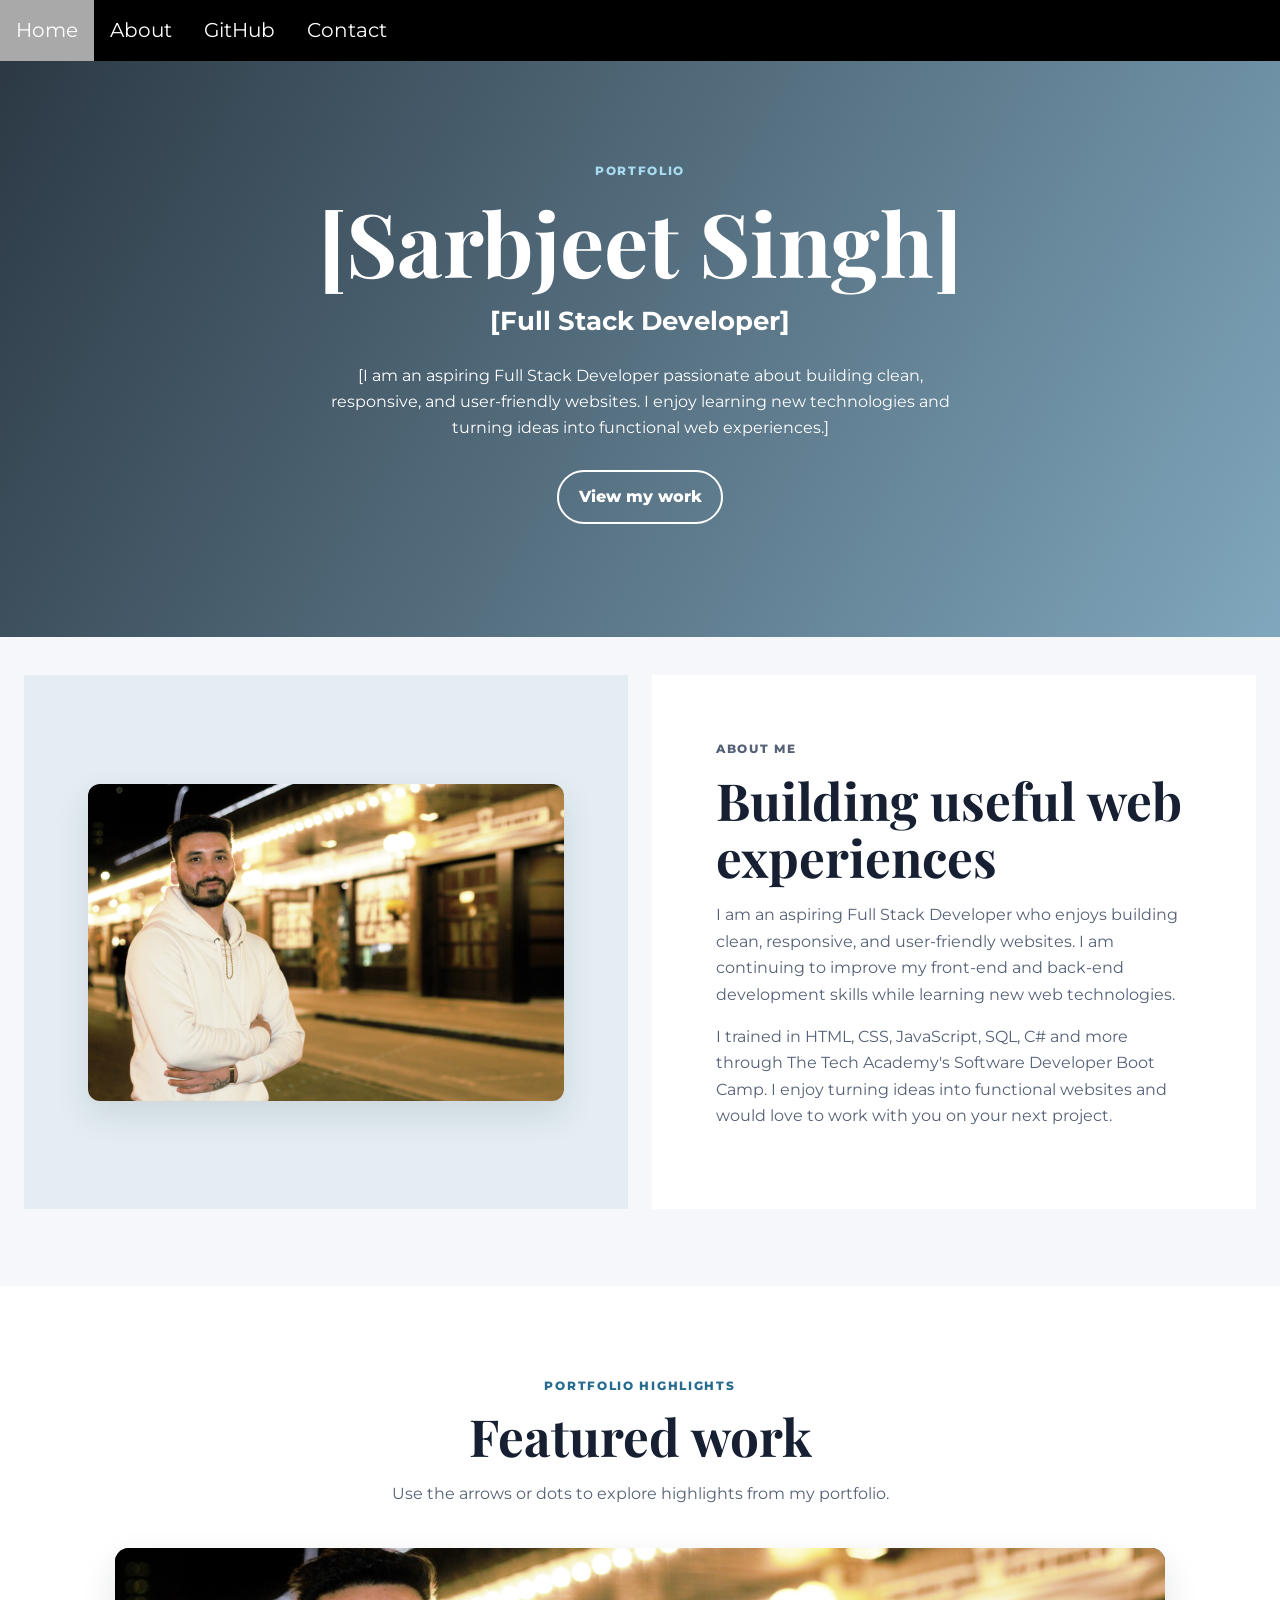
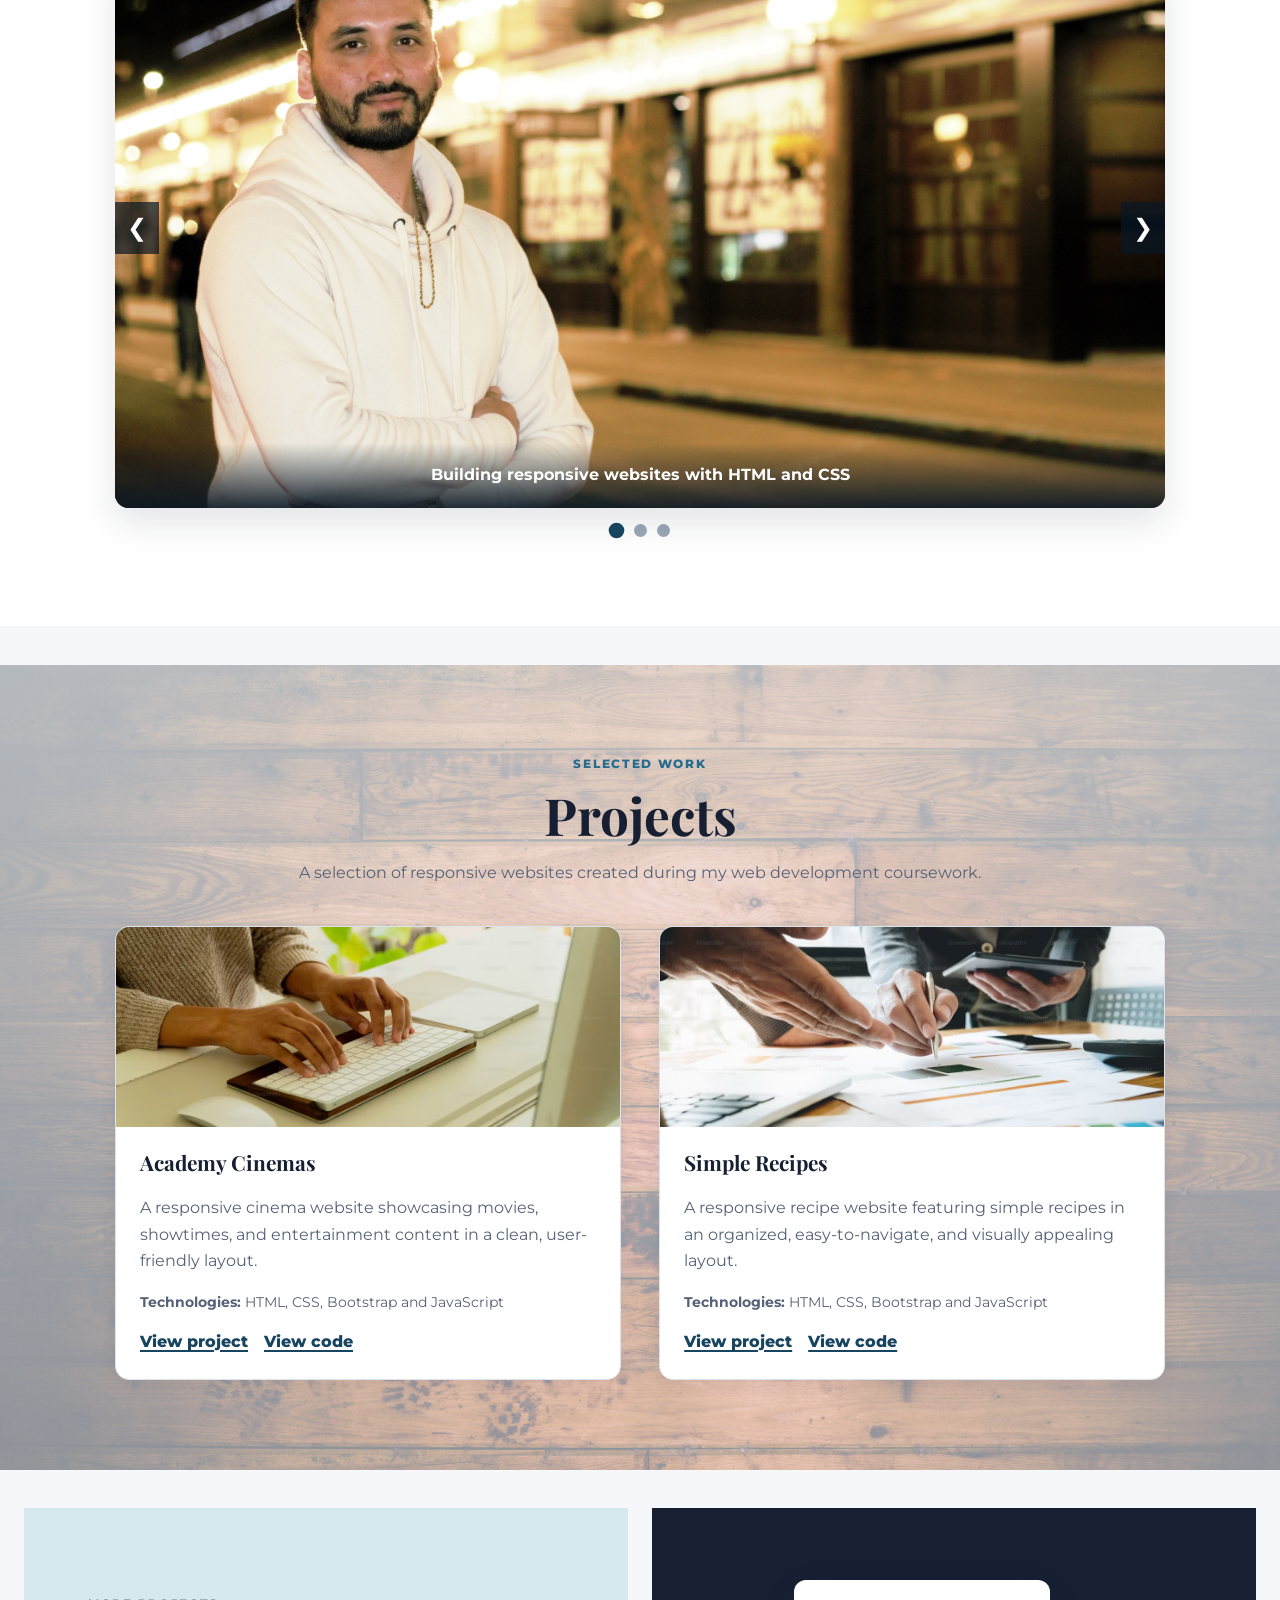
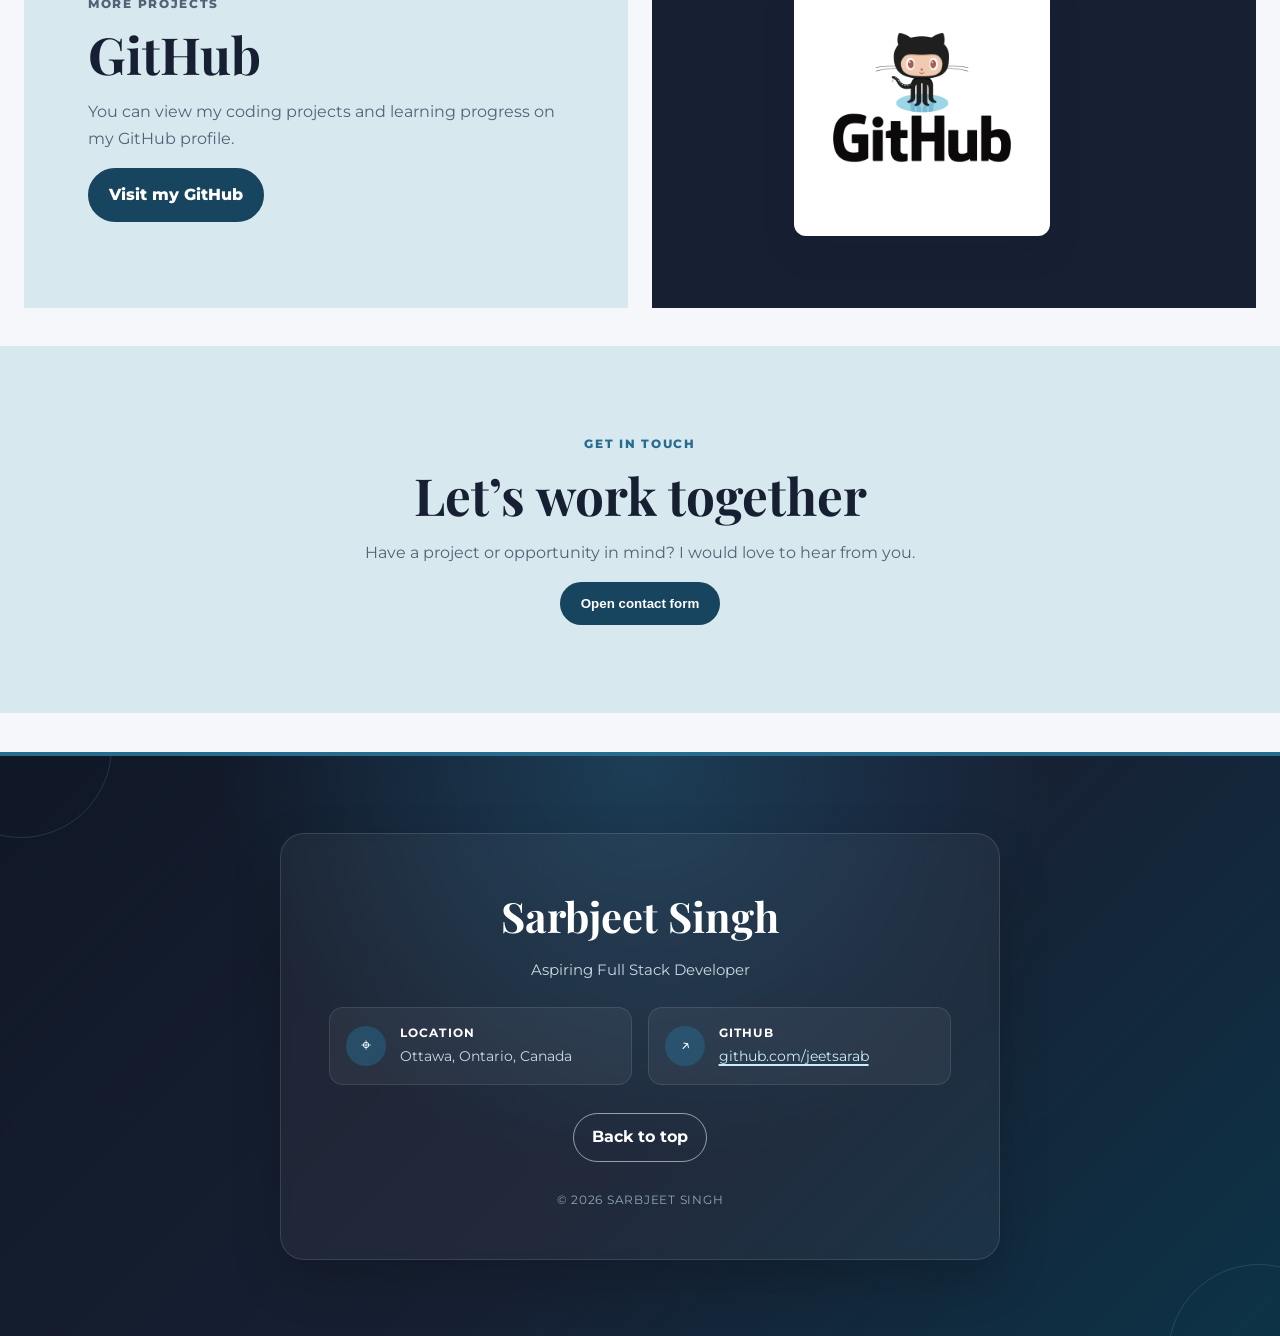
<file: index.html>
<!DOCTYPE html>
<html lang="en">
    <head>
        <meta charset="UTF-8">
        <meta name="viewport" content="width=device-width, initial-scale=1.0">
        <meta name="description" content="Sarbjeet Singh's full stack developer portfolio.">
        <title>Sarbjeet Singh | Full Stack Developer</title>
        <link rel="stylesheet" type="text/css" href="stylesheet/portfolio.css">
    </head>
    <body>
        <nav class="Navbar" aria-label="Main navigation">
            <a class="active" href="#Home">Home</a>
            <a href="#About">About</a>
            <a href="#GitHub">GitHub</a>
            <a href="#Contact">Contact</a>
        </nav>

        <header class="hero" id="Home">
            <video autoplay muted loop playsinline id="Typing_Video">
                <source src="images/video/Typing.mp4" type="video/mp4">
                Your browser does not support HTML5 video.
            </video>
            <div class="Video_Text">
                <p class="eyebrow">Portfolio</p>
                <h1>[Sarbjeet Singh]</h1>
                <p class="hero-title">[Full Stack Developer]</p>
                <p class="hero-intro">[I am an aspiring Full Stack Developer passionate about building clean, responsive, and user-friendly websites. I enjoy learning new technologies and turning ideas into functional web experiences.]</p>
                <a class="button" href="#Projects">View my work</a>
            </div>
        </header>

        <main>
            <section class="Row" id="About">
                <div class="Column_2 image-column">
                    <img src="images/html_custom.jpg" alt="HTML and CSS code displayed on a screen">
                </div>
                <div class="Column_1 content-column">
                    <p class="eyebrow">About me</p>
                    <h2>Building useful web experiences</h2>
                    <p>I am an aspiring Full Stack Developer who enjoys building clean, responsive, and user-friendly websites. I am continuing to improve my front-end and back-end development skills while learning new web technologies.</p>
                    <p>I trained in HTML, CSS, JavaScript, SQL, C# and more through The Tech Academy's Software Developer Boot Camp. I enjoy turning ideas into functional websites and would love to work with you on your next project.</p>
                </div>
            </section>

            <section class="slideshow-section" aria-labelledby="slideshow-heading">
                <div class="section-heading">
                    <p class="eyebrow">Portfolio highlights</p>
                    <h2 id="slideshow-heading">Featured work</h2>
                    <p>Use the arrows or dots to explore highlights from my portfolio.</p>
                </div>
                <div class="slideshow" aria-label="Featured portfolio slideshow">
                    <div class="slide fade">
                        <img src="images/html_custom.jpg" alt="HTML and CSS code displayed on a screen">
                        <p class="slide-caption">Building responsive websites with HTML and CSS</p>
                    </div>
                    <div class="slide fade">
                        <img src="images/second.png" alt="Academy Cinemas website preview">
                        <p class="slide-caption">Academy Cinemas</p>
                    </div>
                    <div class="slide fade">
                        <img src="images/third.png" alt="Simple Recipes website preview">
                        <p class="slide-caption">Simple Recipes</p>
                    </div>
                    <button class="slide-button previous" type="button" aria-label="Show previous slide">&#10094;</button>
                    <button class="slide-button next" type="button" aria-label="Show next slide">&#10095;</button>
                </div>
                <div class="slide-dots" aria-label="Choose a slide">
                    <button class="slide-dot" type="button" aria-label="Show slide 1"></button>
                    <button class="slide-dot" type="button" aria-label="Show slide 2"></button>
                    <button class="slide-dot" type="button" aria-label="Show slide 3"></button>
                </div>
            </section>

            <section class="projects" id="Projects">
                <div class="section-heading">
                    <p class="eyebrow">Selected work</p>
                    <h2>Projects</h2>
                    <p>A selection of responsive websites created during my web development coursework.</p>
                </div>
                <div class="project-grid">
                    <article class="project-card">
                        <img src="images/second.png" alt="Academy Cinemas website preview">
                        <div class="project-content">
                            <h3>Academy Cinemas</h3>
                            <p>A responsive cinema website showcasing movies, showtimes, and entertainment content in a clean, user-friendly layout.</p>
                            <p class="technologies"><strong>Technologies:</strong> HTML, CSS, Bootstrap and JavaScript</p>
                            <div class="project-links">
                                <a href="Academy-cinemas/">View project</a>
                                <a href="https://github.com/jeetsarab/HTML--and--CSS--Projects/tree/main/Academy-cinemas" target="_blank" rel="noopener noreferrer">View code</a>
                            </div>
                        </div>
                    </article>
                    <article class="project-card">
                        <img src="images/third.png" alt="Simple Recipes website preview">
                        <div class="project-content">
                            <h3>Simple Recipes</h3>
                            <p>A responsive recipe website featuring simple recipes in an organized, easy-to-navigate, and visually appealing layout.</p>
                            <p class="technologies"><strong>Technologies:</strong> HTML, CSS, Bootstrap and JavaScript</p>
                            <div class="project-links">
                                <a href="simple%20recipes/">View project</a>
                                <a href="https://github.com/jeetsarab/HTML--and--CSS--Projects/tree/main/simple%20recipes" target="_blank" rel="noopener noreferrer">View code</a>
                            </div>
                        </div>
                    </article>
                </div>
            </section>

            <section class="Row" id="GitHub">
                <div class="Column_1 content-column github-copy">
                    <p class="eyebrow">More projects</p>
                    <h2>GitHub</h2>
                    <p>You can view my coding projects and learning progress on my GitHub profile.</p>
                    <a class="button button-dark" href="https://github.com/jeetsarab" target="_blank" rel="noopener noreferrer">Visit my GitHub</a>
                </div>
                <div class="Column_2 image-column github-image">
                    <a href="https://github.com/jeetsarab" target="_blank" rel="noopener noreferrer">
                        <img src="images/GitHub.png" alt="GitHub logo">
                    </a>
                </div>
            </section>

            <section class="contact-invitation" aria-labelledby="contact-invitation-heading">
                <p class="eyebrow">Get in touch</p>
                <h2 id="contact-invitation-heading">Let&rsquo;s work together</h2>
                <p>Have a project or opportunity in mind? I would love to hear from you.</p>
                <button class="button button-dark open-contact" type="button">Open contact form</button>
            </section>

            <section class="contact-popup" id="Contact" role="dialog" aria-modal="true" aria-labelledby="contact-heading" hidden>
                <div class="contact-backdrop"></div>
                <div class="Row contact-window">
                    <button class="close-contact" type="button" aria-label="Close contact form">&times;</button>
                    <div class="Column_2 image-column Column_tall">
                        <img src="images/contact.jpg" alt="Workspace with a laptop and notebook">
                    </div>
                    <div class="Column_1 content-column Column_tall">
                        <p class="eyebrow">Get in touch</p>
                        <h2 id="contact-heading">Contact</h2>
                        <form id="contact-form" novalidate>
                            <label for="Name">Name</label>
                            <input type="text" id="Name" name="Name" placeholder="Please enter your name here" aria-describedby="name-error">
                            <p class="form-error" id="name-error" aria-live="polite"></p>
                            <label for="Email">Email</label>
                            <input type="email" id="Email" name="Email" placeholder="Please enter your email here" aria-describedby="email-error">
                            <p class="form-error" id="email-error" aria-live="polite"></p>
                            <label for="Message">Message</label>
                            <textarea id="Message" name="Message" placeholder="Please write your message here" aria-describedby="message-error"></textarea>
                            <p class="form-error" id="message-error" aria-live="polite"></p>
                            <input type="submit" value="Submit">
                            <p class="form-success" id="form-success" role="status"></p>
                        </form>
                    </div>
                </div>
            </section>
        </main>

        <footer>
            <div class="footer-content">
                <p class="footer-name">Sarbjeet Singh</p>
                <p class="footer-tagline">Aspiring Full Stack Developer</p>
                <div class="footer-details">
                    <address class="footer-detail">
                        <span class="footer-icon" aria-hidden="true">⌖</span>
                        <span><strong>Location</strong>Ottawa, Ontario, Canada</span>
                    </address>
                    <address class="footer-detail">
                        <span class="footer-icon" aria-hidden="true">↗</span>
                        <span><strong>GitHub</strong><a href="https://github.com/jeetsarab" target="_blank" rel="noopener noreferrer">github.com/jeetsarab</a></span>
                    </address>
                </div>
                <a class="footer-top" href="#Home">Back to top</a>
                <p class="footer-copyright">&copy; 2026 Sarbjeet Singh</p>
            </div>
        </footer>
        <script src="script.js"></script>
    </body>
</html>
</file>
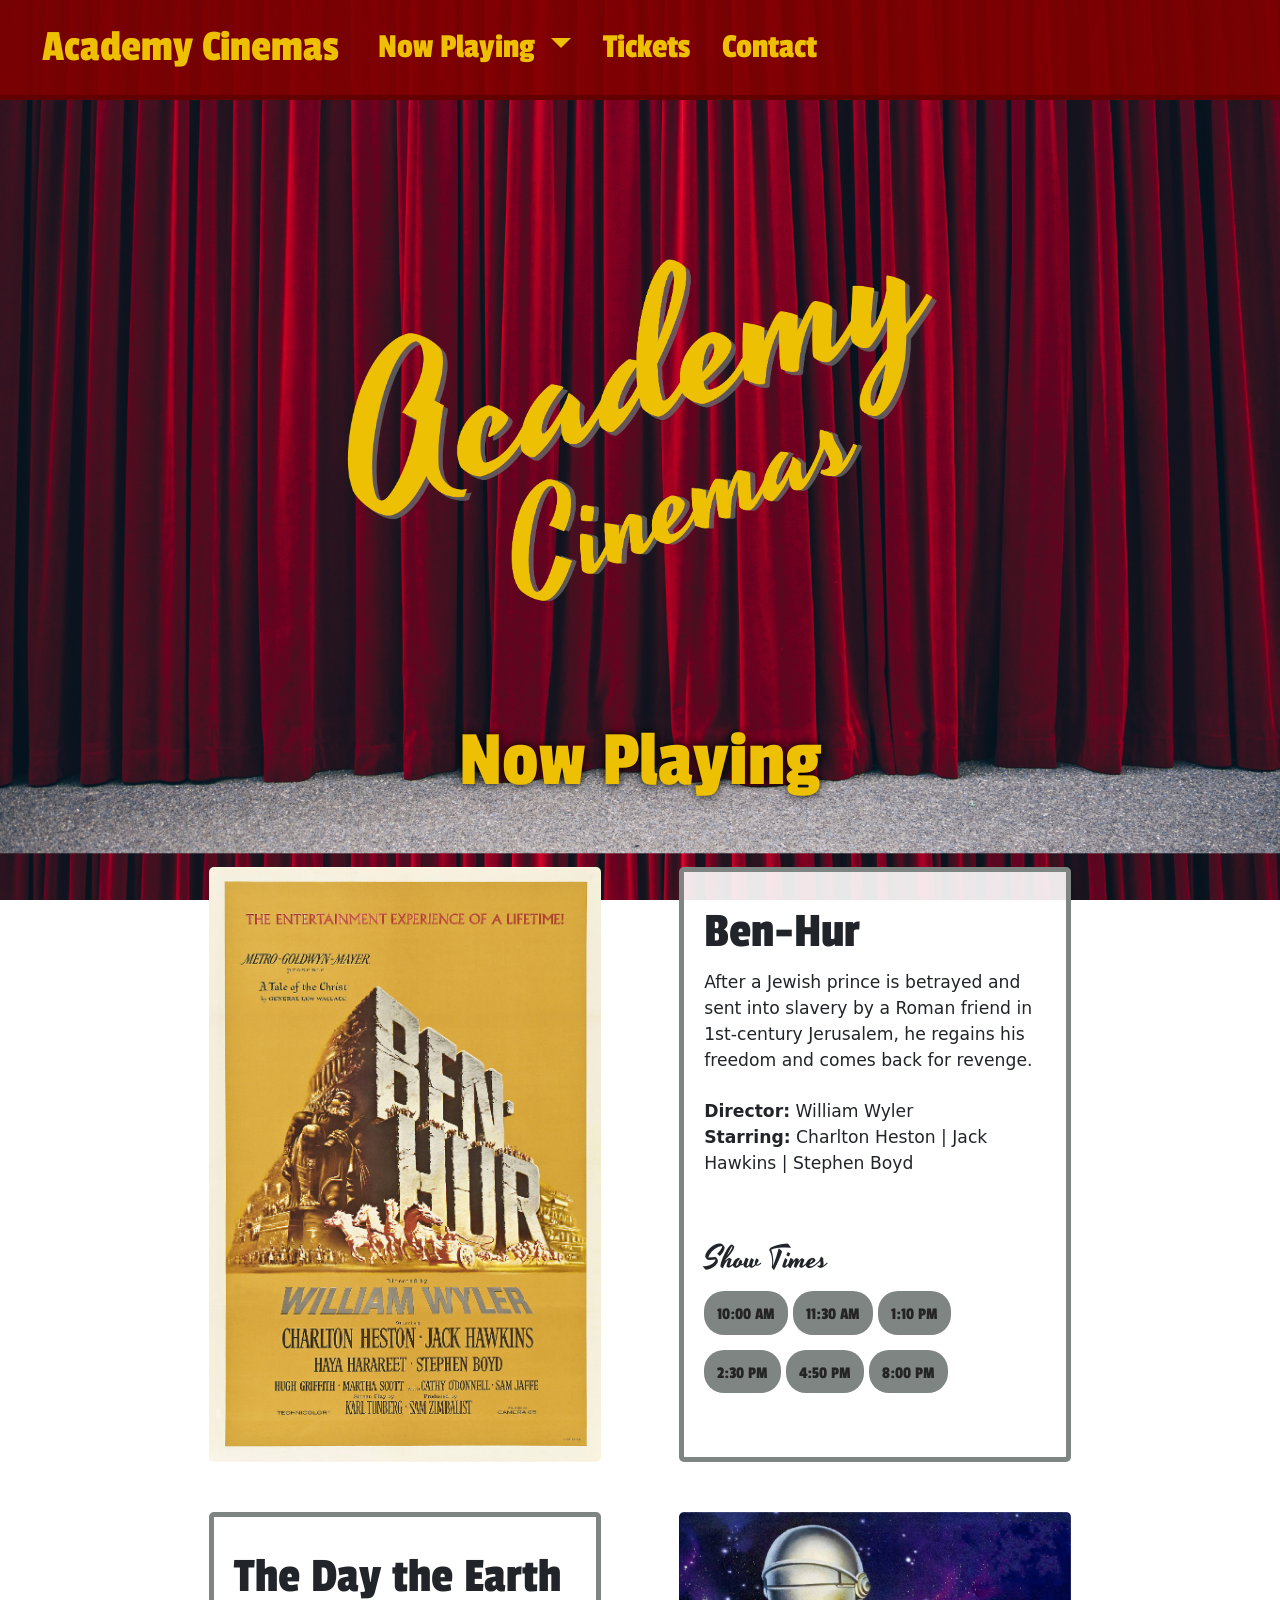
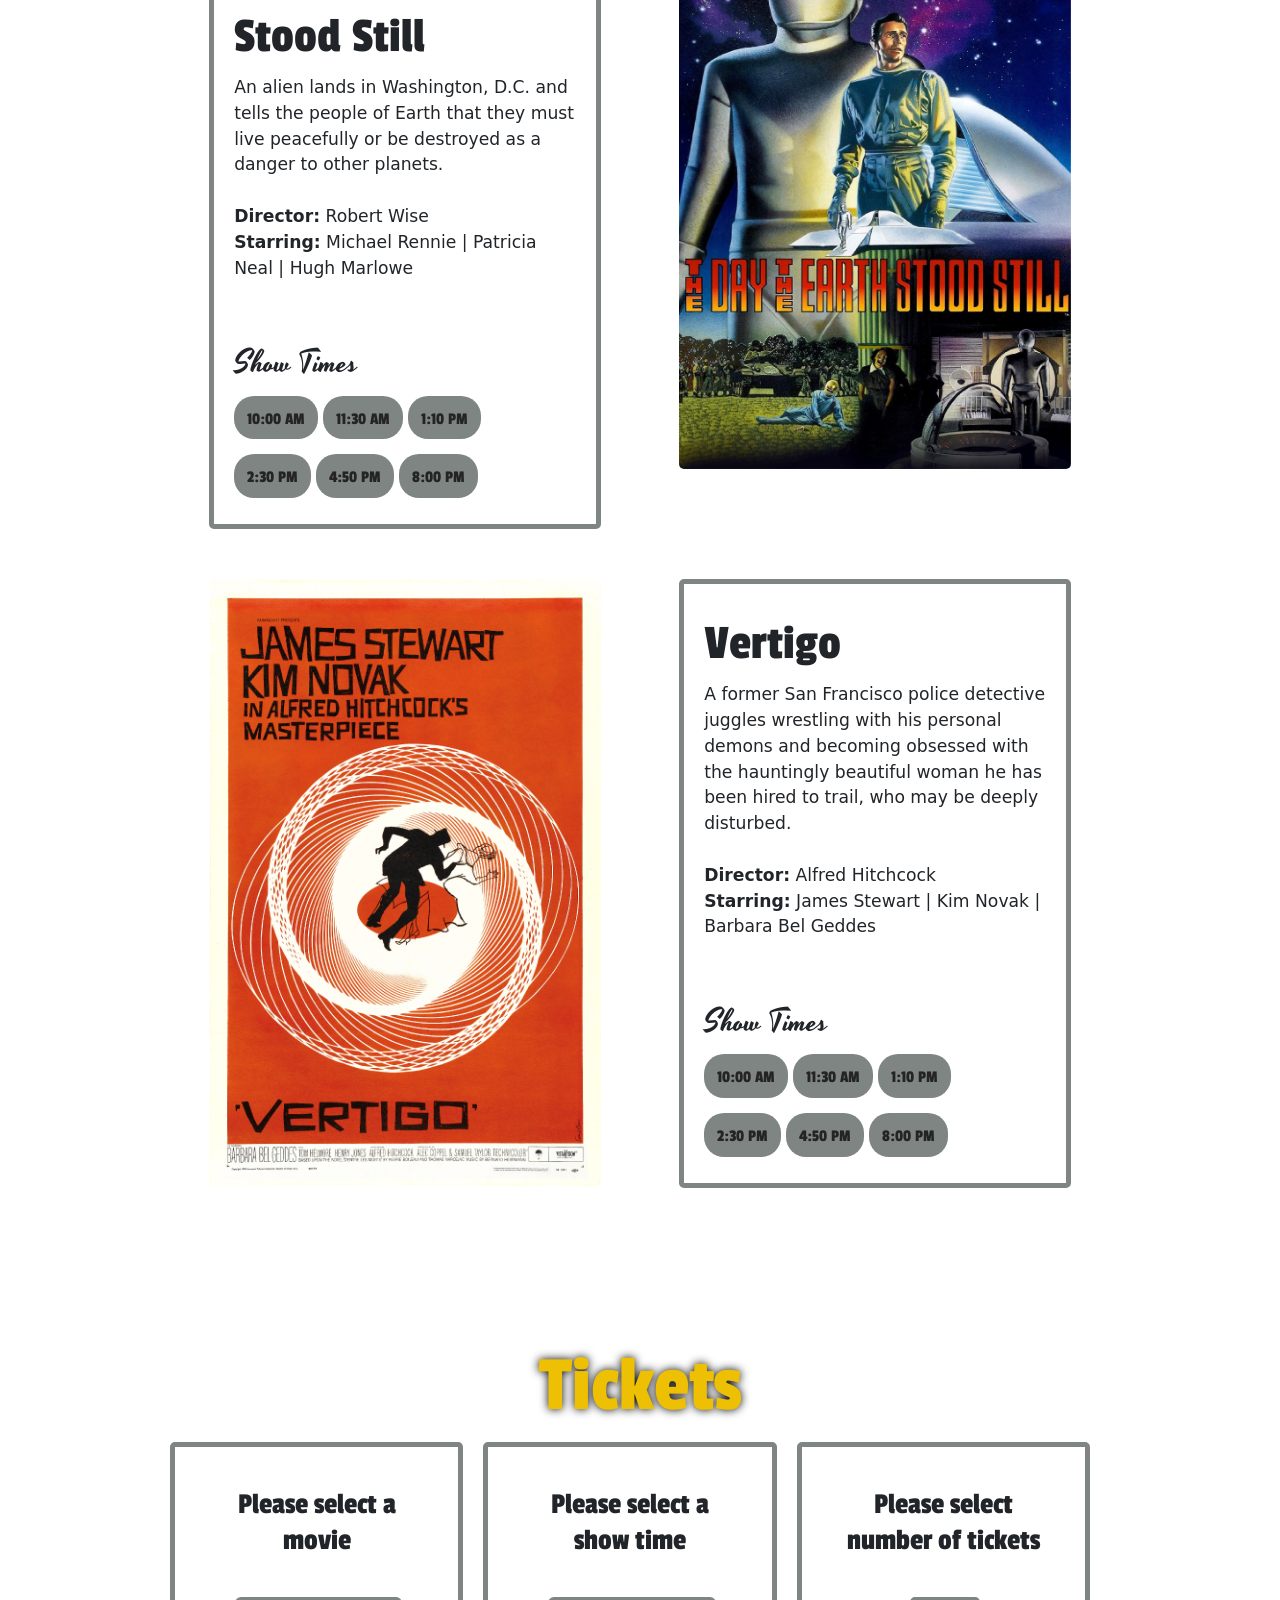
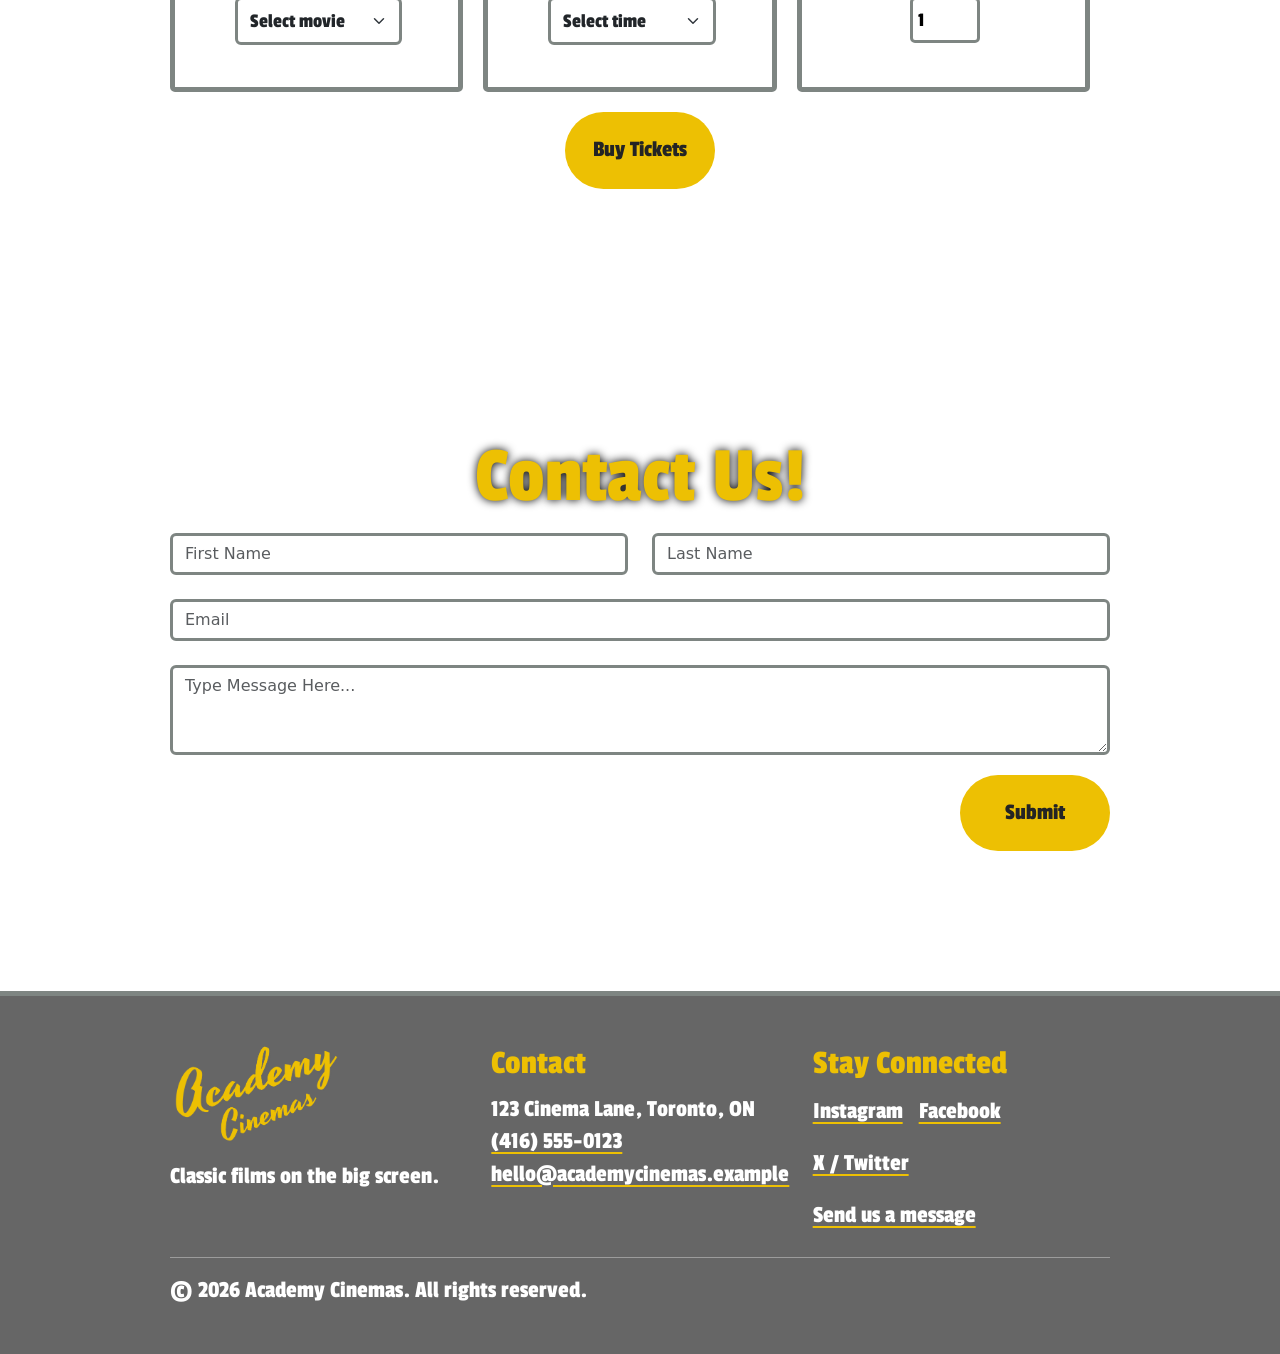
<file: Academy-cinemas/index.html>
<!doctype html>
<html lang="en">

<head>
  <meta charset="utf-8">
  <meta name="viewport" content="width=device-width, initial-scale=1">
  <title>Academy Cinemas</title>
  <!--BOOTSTRAP CSS-->
  <link href="https://cdn.jsdelivr.net/npm/bootstrap@5.2.0/dist/css/bootstrap.min.css" rel="stylesheet"
    integrity="sha384-gH2yIJqKdNHPEq0n4Mqa/HGKIhSkIHeL5AyhkYV8i59U5AR6csBvApHHNl/vI1Bx" crossorigin="anonymous">
  <!--CUSTOM CSS listed last to override Bootstrap CSS
  based on levels of specificity-->
  <link href="css/custom.css" rel="stylesheet">
  <!--Custom CSS for multiple screen sizes-->
  <link href="css/custom-css-media.css" rel="stylesheet">
</head>

<body>
  <!--NAVBAR-->
  <nav class="navbar navbar-expand-lg sticky-top">
    <div class="container-fluid">
      <a class="navbar-brand" href="#">Academy Cinemas</a>
      <button class="navbar-toggler" type="button" data-bs-toggle="collapse" data-bs-target="#navbarNavDropdown"
        aria-controls="navbarNavDropdown" aria-expanded="false" aria-label="Toggle navigation">
        <span class="navbar-toggler-icon"></span>
      </button>
      <div class="collapse navbar-collapse" id="navbarNavDropdown">
        <ul class="navbar-nav">
          <li class="nav-item dropdown">
            <a class="nav-link dropdown-toggle" href="#" role="button" data-bs-toggle="dropdown" aria-expanded="false">
              Now Playing
            </a>
            <ul class="dropdown-menu">
              <li><a class="dropdown-item" href="#ben-hur">Ben Hur</a></li>
              <li><a class="dropdown-item" href="#stood-still">The Day the Earth Stood Still</a></li>
              <li><a class="dropdown-item" href="#vertigo">Vertigo</a></li>
            </ul>
          </li>
          <li class="nav-item">
            <a class="nav-link" href="#tickets">Tickets</a>
          </li>
          <li class="nav-item">
            <a class="nav-link" href="#contact">Contact</a>
          </li>
        </ul>
      </div>
    </div>
  </nav>
  <!--lOGO-->
  <header class="row justify-content-center">
    <img src="images/logo.png" class="img-fluid col-lg-6" id="header-image" alt="Academy Cinemas logo">
  </header>
  <!--now playing-->
  <section>
    <div class="container" id="now-playing">
      <h1>Now Playing</h1>
      <!-- Featured film: Ben-Hur -->
      <div class="d-flex flex-row flex-wrap spacer" id="ben-hur">
        <div class="col-lg-5 mx-auto">
          <!-- Show the film's rating when the poster is hovered or focused. -->
          <span class="d-inline-block" tabindex="0" 
          data-bs-toggle="popover" 
          data-bs-trigger="hover focus" 
          data-bs-img="images/four-and-half-stars.png"
          data-bs-title="Ben Hur Rating">
          <!-- The responsive Ben-Hur poster image. -->
          <img src="images/ben-hur.jpg" class="img-fluid" alt="Ben-Hur movie poster">
          </span>
        </div>
        <div class="card col-lg-5 mx-auto">
          <div class="card-body">
            <h3 class="card-title">Ben-Hur</h3>
            <!--BEN-HUR MOVIE DESCRIPTION-->
            <p class="lead">
              After a Jewish prince is betrayed and sent into slavery by a Roman friend in
              1st-century Jerusalem, he regains his freedom and comes back for revenge.
              <br>
              <br>
              <b>Director:</b> William Wyler
              <br>
              <b>Starring:</b> Charlton Heston | Jack Hawkins | Stephen Boyd
            </p>
            <br>
            <br>
            <!--BEN-HUR SHOW TIMES-->
            <h4 class="card-title">Show Times</h4>
            <div class="row">
              <div class="col">
                <a class="btn" href="#tickets" role="button">10:00 AM</a>
                <a class="btn" href="#tickets" role="button">11:30 AM</a>
                <a class="btn" href="#tickets" role="button">1:10 PM</a>
              </div>
            </div>
            <div class="row">
              <div class="col">
                <a class="btn" href="#tickets" role="button">2:30 PM</a>
                <a class="btn" href="#tickets" role="button">4:50 PM</a>
                <a class="btn" href="#tickets" role="button">8:00 PM</a>
              </div>
            </div>
          </div>
        </div>
      </div>
      <!--THE DAY THE EARTH STOOD STILL-->
      <div class="d-flex flex-row flex-wrap-reverse spacer" id="stood-still">
        <div class="card col-lg-5 mx-auto">
          <div class="card-body">
            <h3 class="card-title">The Day the Earth Stood Still</h3>
            <!--THE DAY THE EARTH STOOD STILL MOVIE DESCRIPTION-->
            <p class="lead">
              An alien lands in Washington, D.C. and tells the people of Earth that they must
              live peacefully or be destroyed as a danger to other planets.
              <br>
              <br>
              <b>Director:</b> Robert Wise
              <br>
              <b>Starring:</b> Michael Rennie | Patricia Neal | Hugh Marlowe
            </p>
            <br>
            <br>
            <!--THE DAY THE EARTH STOOD STILL SHOW TIMES-->
            <h4 class="card-title">Show Times</h4>
            <div class="row">
              <div class="col">
                <a class="btn" href="#tickets" role="button">10:00 AM</a>
                <a class="btn" href="#tickets" role="button">11:30 AM</a>
                <a class="btn" href="#tickets" role="button">1:10 PM</a>
              </div>
            </div>
            <div class="row">
              <div class="col">
                <a class="btn" href="#tickets" role="button">2:30 PM</a>
                <a class="btn" href="#tickets" role="button">4:50 PM</a>
                <a class="btn" href="#tickets" role="button">8:00 PM</a>
              </div>
            </div>
          </div>
        </div>
        <div class="col-lg-5 mx-auto">
          <span class="d-inline-block" tabindex="0" 
          data-bs-toggle="popover" 
          data-bs-trigger="hover focus" 
          data-bs-img="images/four-stars.png"
          data-bs-title="The Day the Earth Stood Still Rating">
          <img src="images/earth-stood-still.jpg" class="img-fluid" alt="The Day the Earth Stood Still movie poster">
          </span>
        </div>
      </div>
      <!--VERTIGO-->
      <div class="d-flex flex-row flex-wrap spacer" id="vertigo">
        <div class="col-lg-5 mx-auto">
          <span class="d-inline-block" tabindex="0" 
          data-bs-toggle="popover" 
          data-bs-trigger="hover focus" 
          data-bs-img="images/four-and-half-stars.png"
          data-bs-title="Vertigo Rating">
          <img src="images/vertigo.jpg" class="img-fluid" alt="Vertigo movie poster">
          </span>
        </div>
        <div class="card col-lg-5 mx-auto">
          <div class="card-body">
            <h3 class="card-title">Vertigo</h3>
            <!--VERTIGO MOVIE DESCRIPTION-->
            <p class="lead">
              A former San Francisco police detective juggles wrestling with
              his personal demons and becoming obsessed with the hauntingly
              beautiful woman he has been hired to trail, who may be deeply disturbed.
              <br>
              <br>
              <b>Director:</b> Alfred Hitchcock
              <br>
              <b>Starring:</b> James Stewart | Kim Novak | Barbara Bel Geddes
            </p>
            <br>
            <br>
            <!--VERTIGO SHOW TIMES-->
            <h4 class="card-title">Show Times</h4>
            <div class="row">
              <div class="col">
                <a class="btn" href="#tickets" role="button">10:00 AM</a>
                <a class="btn" href="#tickets" role="button">11:30 AM</a>
                <a class="btn" href="#tickets" role="button">1:10 PM</a>
              </div>
            </div>
            <div class="row">
              <div class="col">
                <a class="btn" href="#tickets" role="button">2:30 PM</a>
                <a class="btn" href="#tickets" role="button">4:50 PM</a>
                <a class="btn" href="#tickets" role="button">8:00 PM</a>
              </div>
            </div>
          </div>
        </div>
      </div>
    </div>
  </section>
  <!--TICKETS-->
  <section>
    <div class="container spacer" id="tickets">
      <h1>Tickets</h1>
      <div class="d-flex flex-row flex-wrap">
        <!--MOVIE SELECTION-->
        <div class="col">
          <div class="card text-center">
            <h5 class="card-title">Please select a movie</h5>
            <div class="card-body">
              <select id="movieSelect" class="form-select" aria-label="Movie title selection">
                <option selected>Select movie</option>
                <option value="1">Ben-Hur</option>
                <option value="2">The Day the Earth Stood Still</option>
                <option value="3">Vertigo</option>
              </select>
            </div>
          </div>
        </div>
        <!--TIME SELECTION-->
        <div class="col">
          <div class="card text-center">
            <h5 class="card-title">Please select a show time</h5>
            <div class="card-body">
              <select id="timeSelect" class="form-select" aria-label="Show time selection">
                <option selected>Select time</option>
                <option value="1">10:00 AM</option>
                <option value="2">11:30 AM</option>
                <option value="3">1:10 PM</option>
                <option value="4">2:30 PM</option>
                <option value="5">4:50 PM</option>
                <option value="6">8:00 PM</option>
              </select>
            </div>
          </div>
        </div>
         <!--NUMBER OF TICKETS-->
         <div class="col">
          <div class="card text-center">
            <h5 class="card-title">Please select number of tickets</h5>
            <div class="card-body">
              <input type="number" id="quantity" value="1" step="1">
            </div>
          </div>
        </div>
      </div>
      <!--BUY TICKETS BUTTON-->
      <div class="row justify-content-center">
        <div class="col-auto">
          <button type="button" class="btn yellow-btn">Buy Tickets</button>
        </div>
      </div>
    </div>
  </section>
  <!--CONTACT FORM-->
  <section>
    <div class="container" id="contact">
      <h1>Contact Us!</h1>
      <div class="row gy-4">
        <div class="col">
          <input type="text" class="form-control" placeholder="First Name">
        </div>
        <div class="col">
          <input type="text" class="form-control" placeholder="Last Name">
        </div>
        <div>
          <input type="email" class="form-control" placeholder="Email">
        </div>
        <div>
          <textarea class="form-control" rows="3" placeholder="Type Message Here..."></textarea>
          <button type="submit" class="btn yellow-btn" id="contact-submit">Submit</button>
        </div>
      </div>
    </div>
  </section>
  <!--FOOTER-->
  <footer class="site-footer">
    <div class="container py-5">
      <div class="row gy-4">
        <div class="col-12 col-md-6 col-lg-4">
          <img src="images/logo.png" class="footer-img mb-3" alt="Academy Cinemas logo">
          <p class="footer-text mb-0">Classic films on the big screen.</p>
        </div>
        <div class="col-12 col-md-6 col-lg-4">
          <h2 class="footer-heading">Contact</h2>
          <address class="footer-text mb-0">
            123 Cinema Lane, Toronto, ON<br>
            <a href="tel:+14165550123" class="footer-link">(416) 555-0123</a><br>
            <a href="mailto:hello@academycinemas.example" class="footer-link">hello@academycinemas.example</a>
          </address>
        </div>
        <div class="col-12 col-lg-4">
          <h2 class="footer-heading">Stay Connected</h2>
          <div class="d-flex flex-wrap gap-3">
            <a href="https://www.instagram.com/" class="footer-link" target="_blank" rel="noopener noreferrer">Instagram</a>
            <a href="https://www.facebook.com/" class="footer-link" target="_blank" rel="noopener noreferrer">Facebook</a>
            <a href="https://x.com/" class="footer-link" target="_blank" rel="noopener noreferrer">X / Twitter</a>
          </div>
          <a href="#contact" class="footer-link d-inline-block mt-3">Send us a message</a>
        </div>
        <div class="col-12">
          <div class="footer-copyright pt-3">
            <p class="footer-text mb-0">&copy; 2026 Academy Cinemas. All rights reserved.</p>
          </div>
        </div>
      </div>
    </div>
  </footer>
  <script src="https://cdn.jsdelivr.net/npm/@popperjs/core@2.11.6/dist/umd/popper.min.js" integrity="sha384-oBqDVmMz9ATKxIep9tiCxS/Z9fNfEXiDAYTujMAeBAsjFuCZSmKbSSUnQlmh/jp3" crossorigin="anonymous"></script>
<script src="https://cdn.jsdelivr.net/npm/bootstrap@5.2.3/dist/js/bootstrap.min.js" integrity="sha384-cuYeSxntonz0PPNlHhBs68uyIAVpIIOZZ5JqeqvYYIcEL727kskC66kF92t6Xl2V" crossorigin="anonymous"></script>
</body>

</html>
</file>
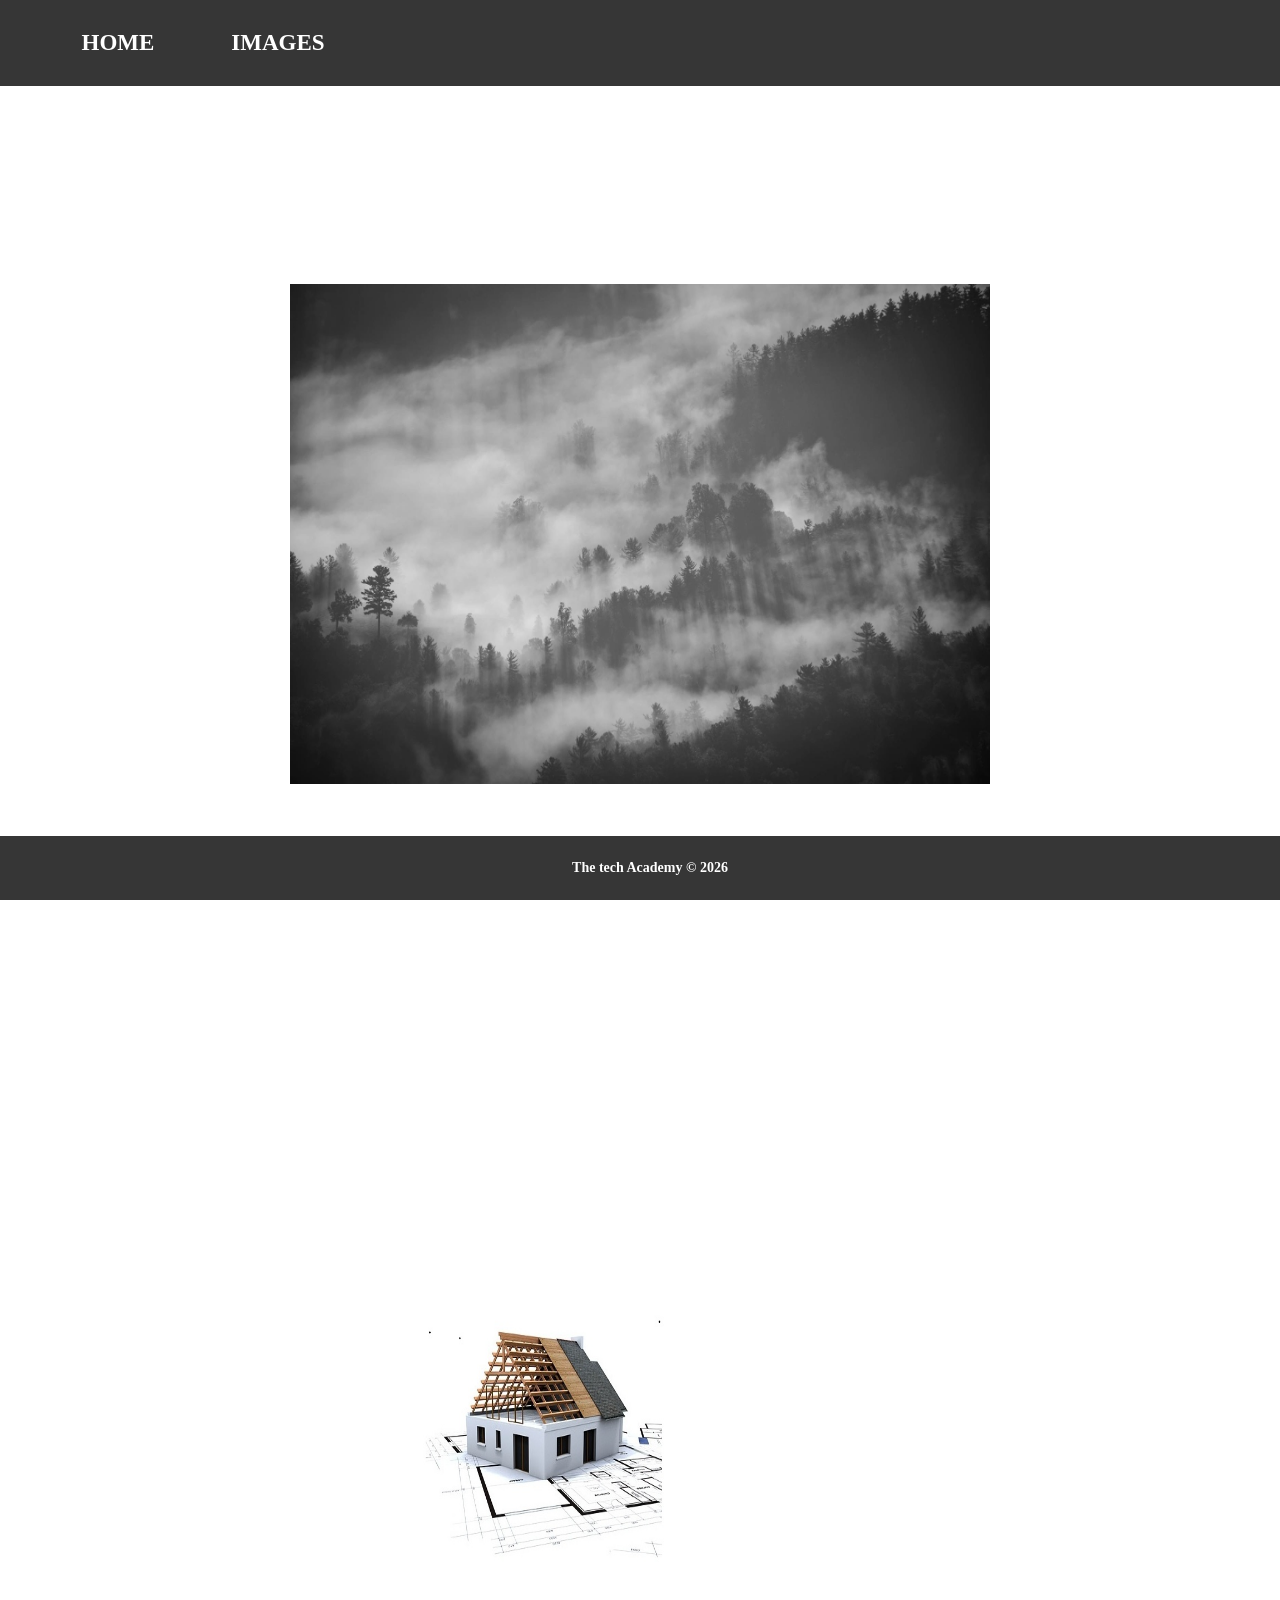
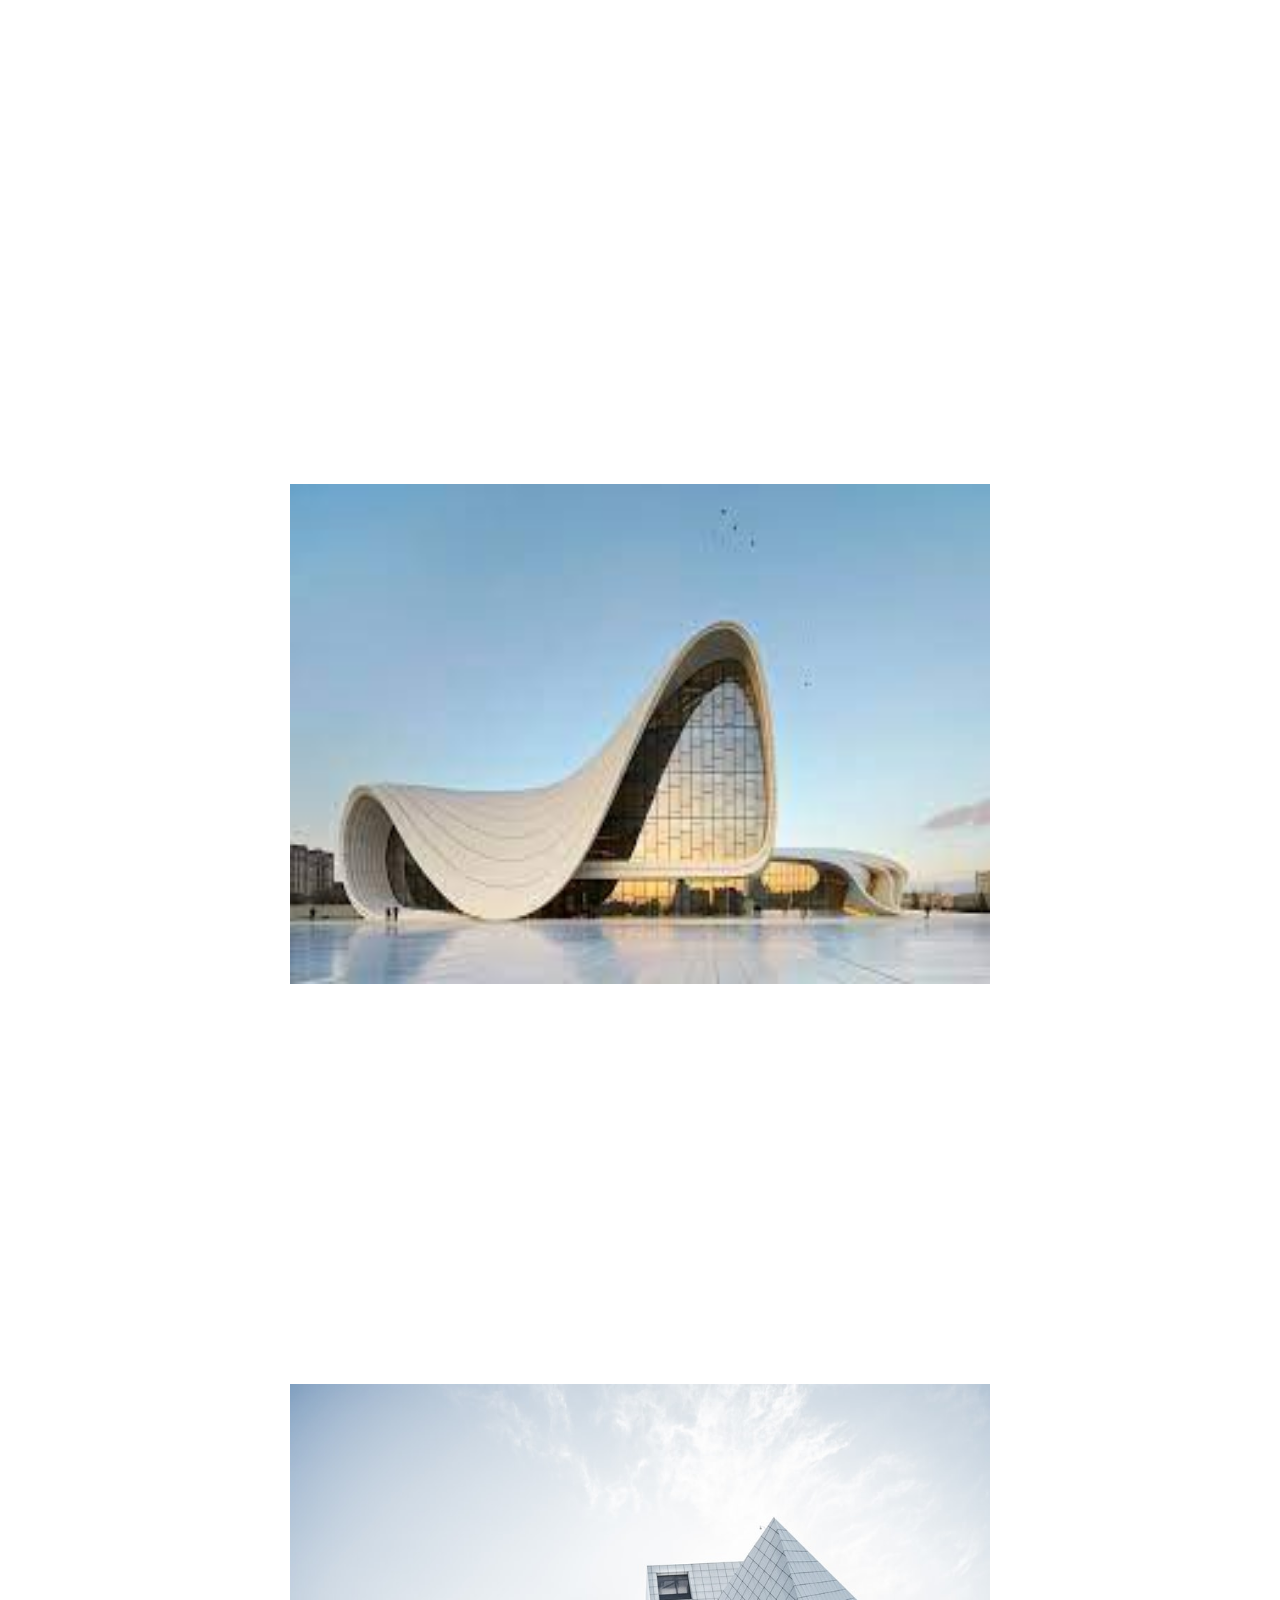
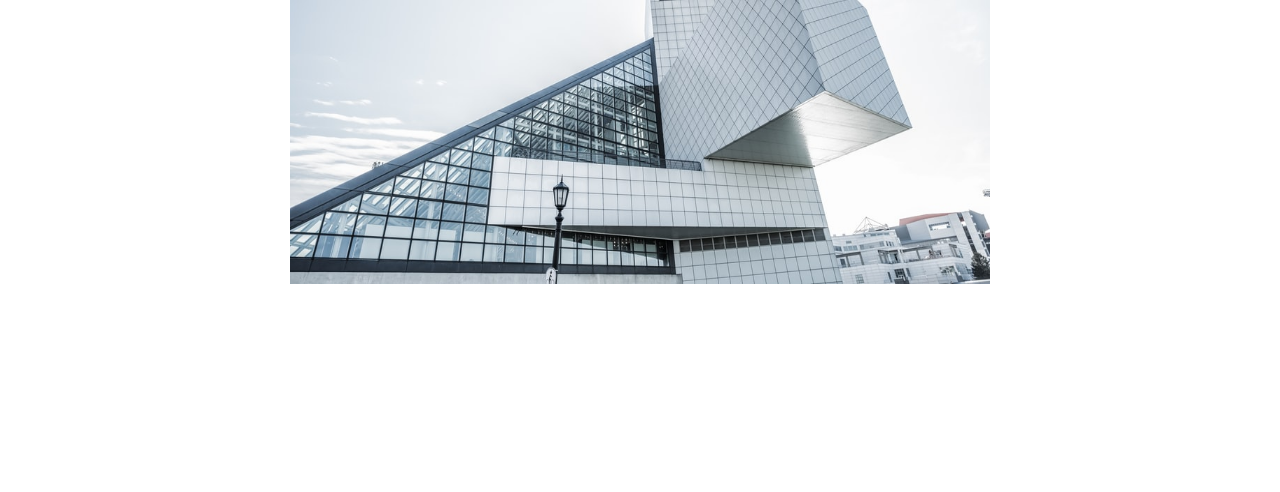
<file: creating-css-effects/index.html>
<!DOCTYPE html>
<html>
    <head>
        <title></title>
        <meta charset="UTF-8">
        <meta name="description" content="css effects">
        <link rel="stylesheet" type="text/css" href="css/style.css">
        <link rel="icon" type="image/png" href="images/first.jpg">
    </head>
    <body>
        <!--Navbar-->
      <nav class="nav-bar">
    
        <ul>
            <li>
                <a href="#">Home</a>
            </li>
            <li class="drop">
                <a href="#">images</a>
            
            <div class="rollover-menu">
                <a href="#image1">image1</a>
                <a href="#new">image2</a>
                <a href="#image3">image3</a>
                <a href="#image4">image4</a>
            </div>
            </li>
         </ul>
        </nav>
        <!--Images--> 
        <section>
             <!--Image 1--> 
             <div id="image1" class="image-container">
                <img src="images/second.jpg" alt="image1" >
                <div class="overlay"></div>
             </div>
             <!--Image 2--> 
             <div id="new" class="image-container">
                <div class="zoom-container">
                    <img src="images/first.jpg" alt="image2" class="zoom">
                    <div class="overlay"></div>
                </div>
             </div>
             <!--Image 3--> 
             <div id="image3" class="image-container">
                <div class="circle">
                    <img src="images/third.jpg" alt="image3">
                    <div class="overlay"></div>
                </div>
             </div>
             <!--Image 4--> 
             <div id="image4" class="image-container">
                <img src="images/fourth.jpg" alt="image4" >
                <div class="overlay"></div>
             </div>

        </section> 
        <footer>
            <div class="footer-text">
                <p>The tech Academy &copy; 2026</p>
            </div>
        </footer>  
    </body>
</html>
</file>
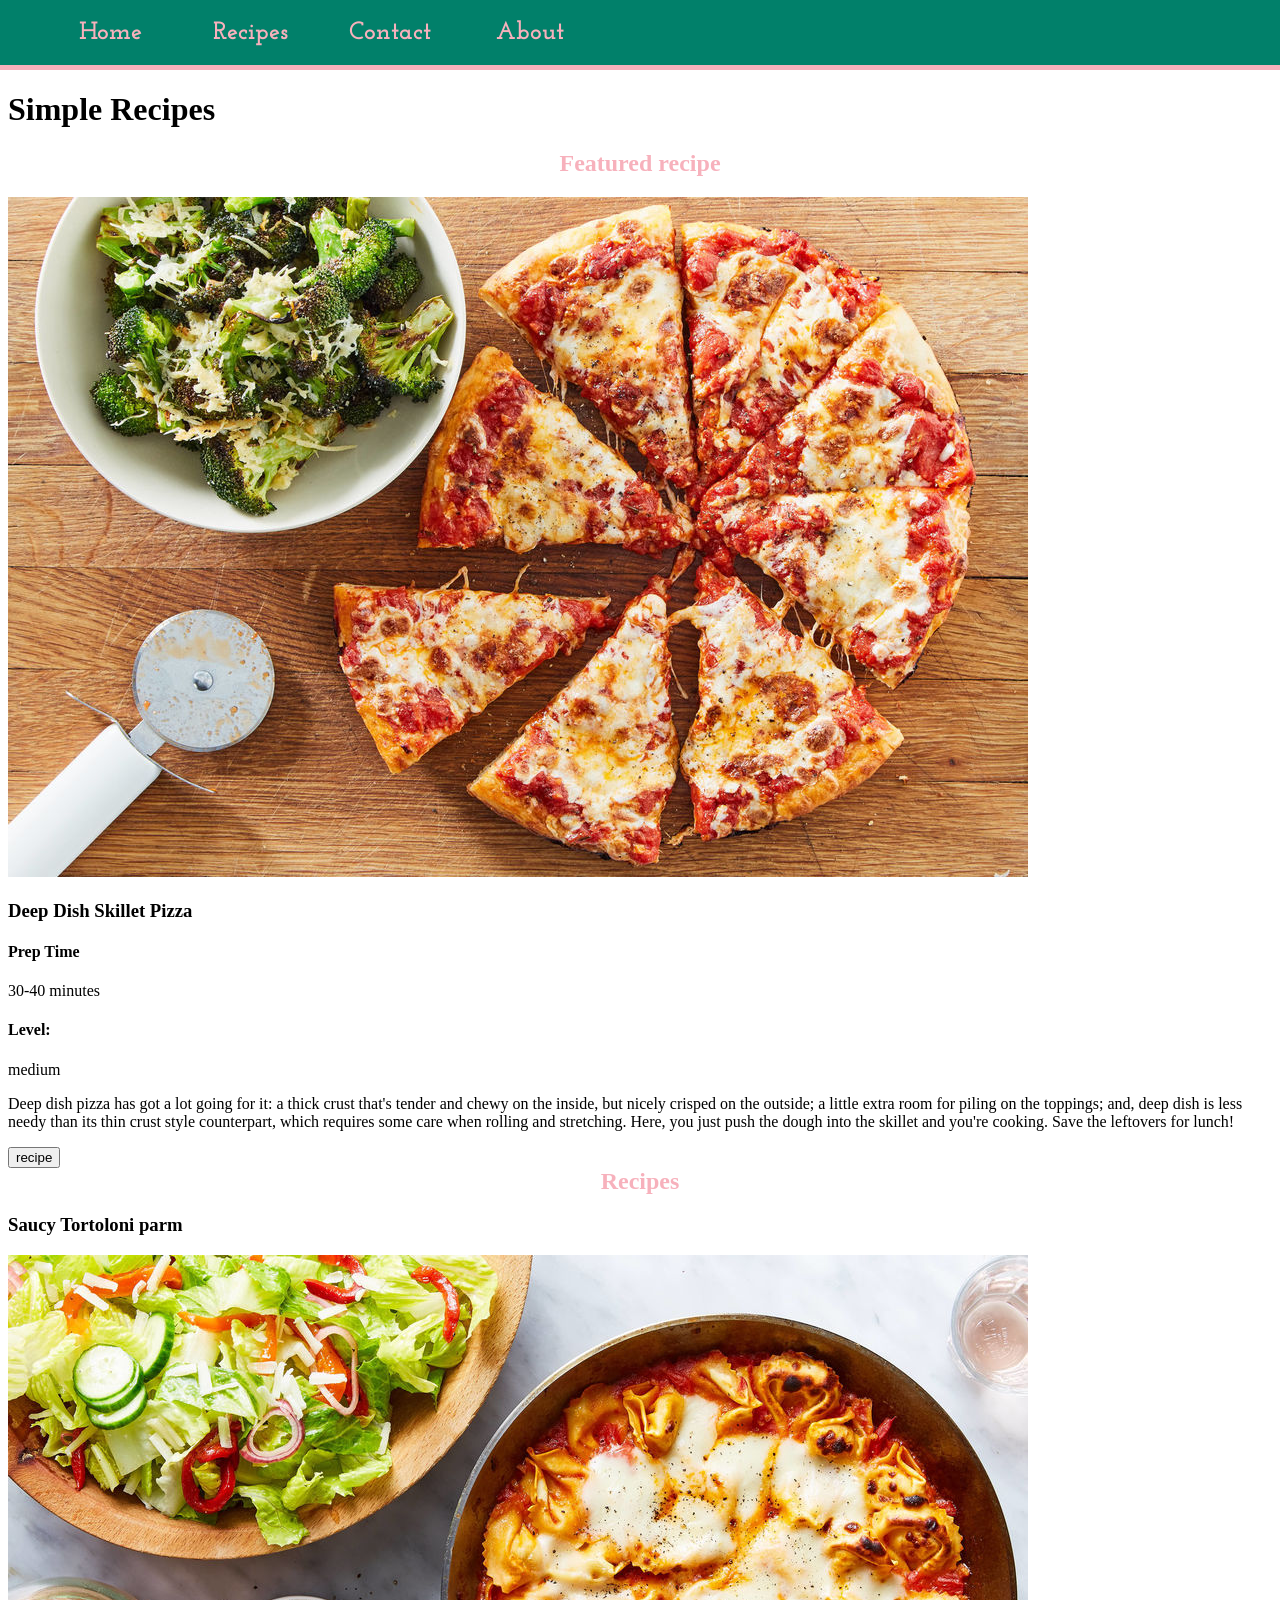
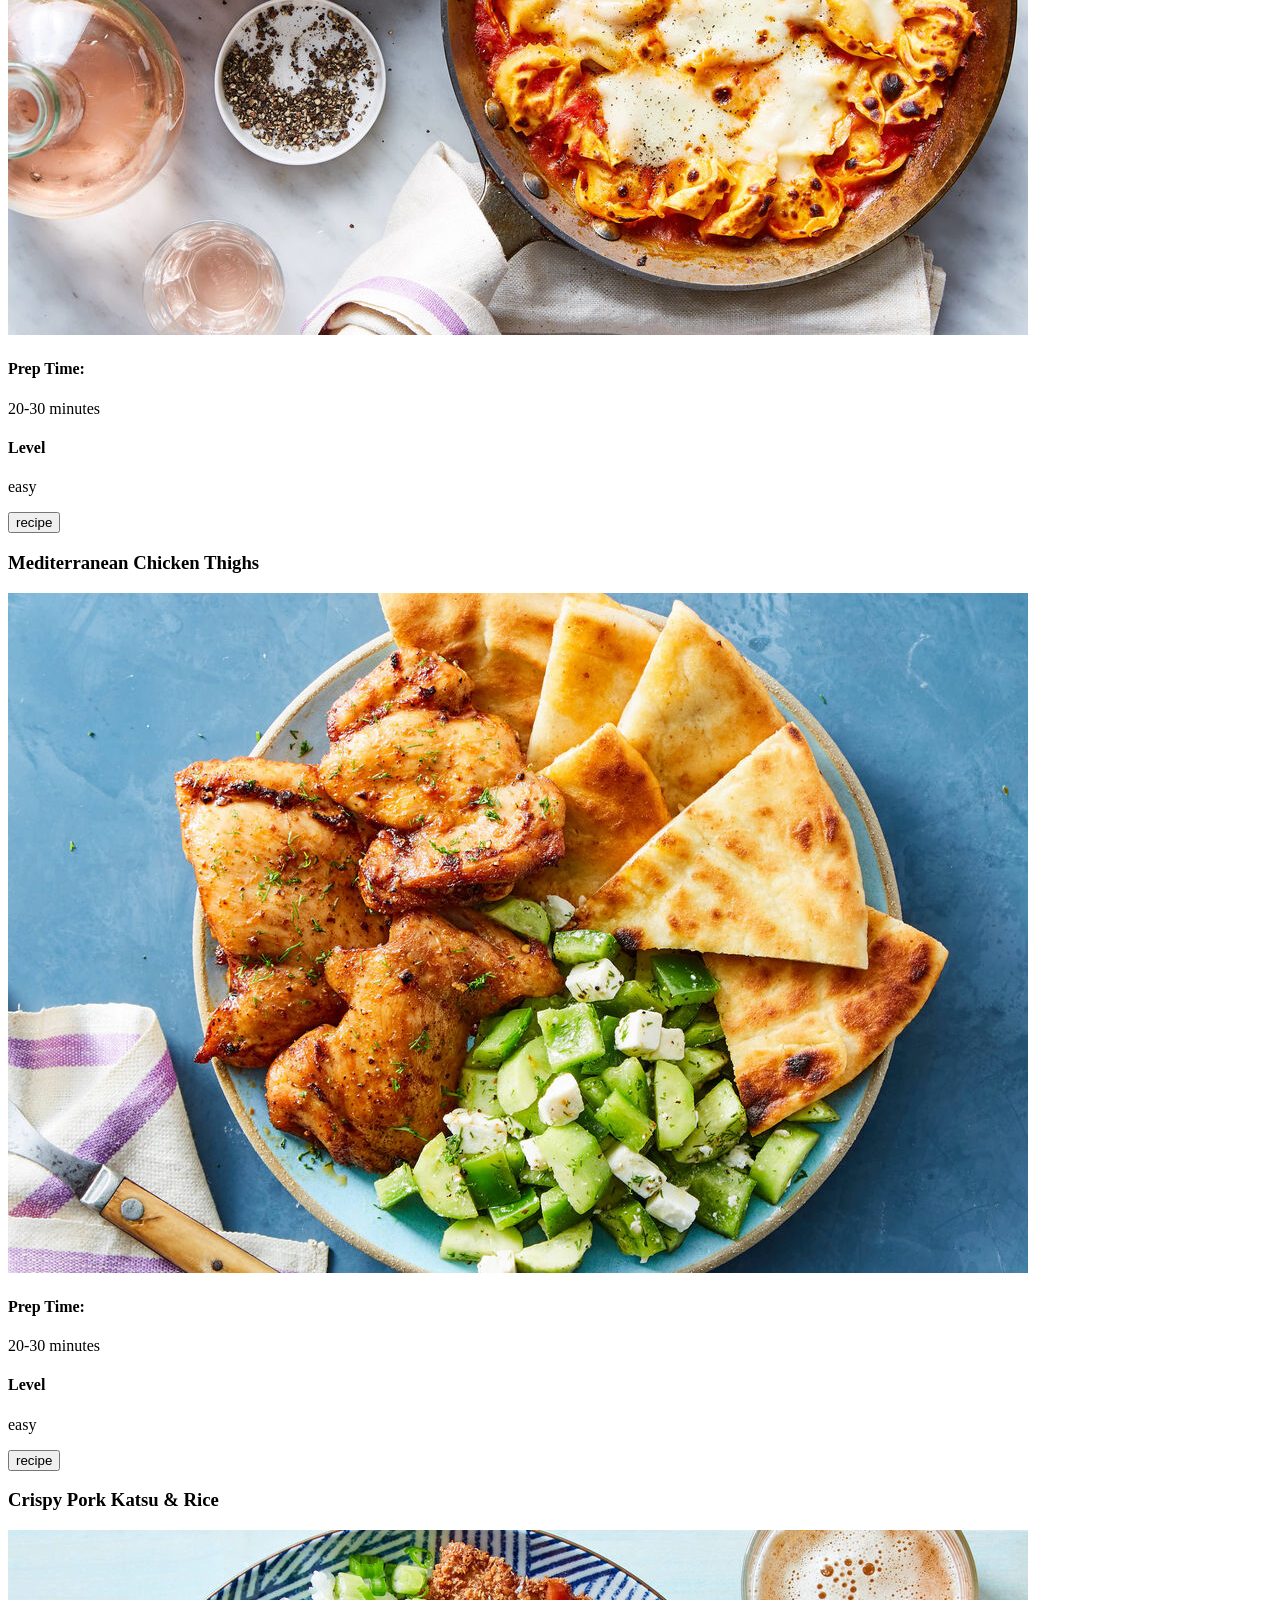
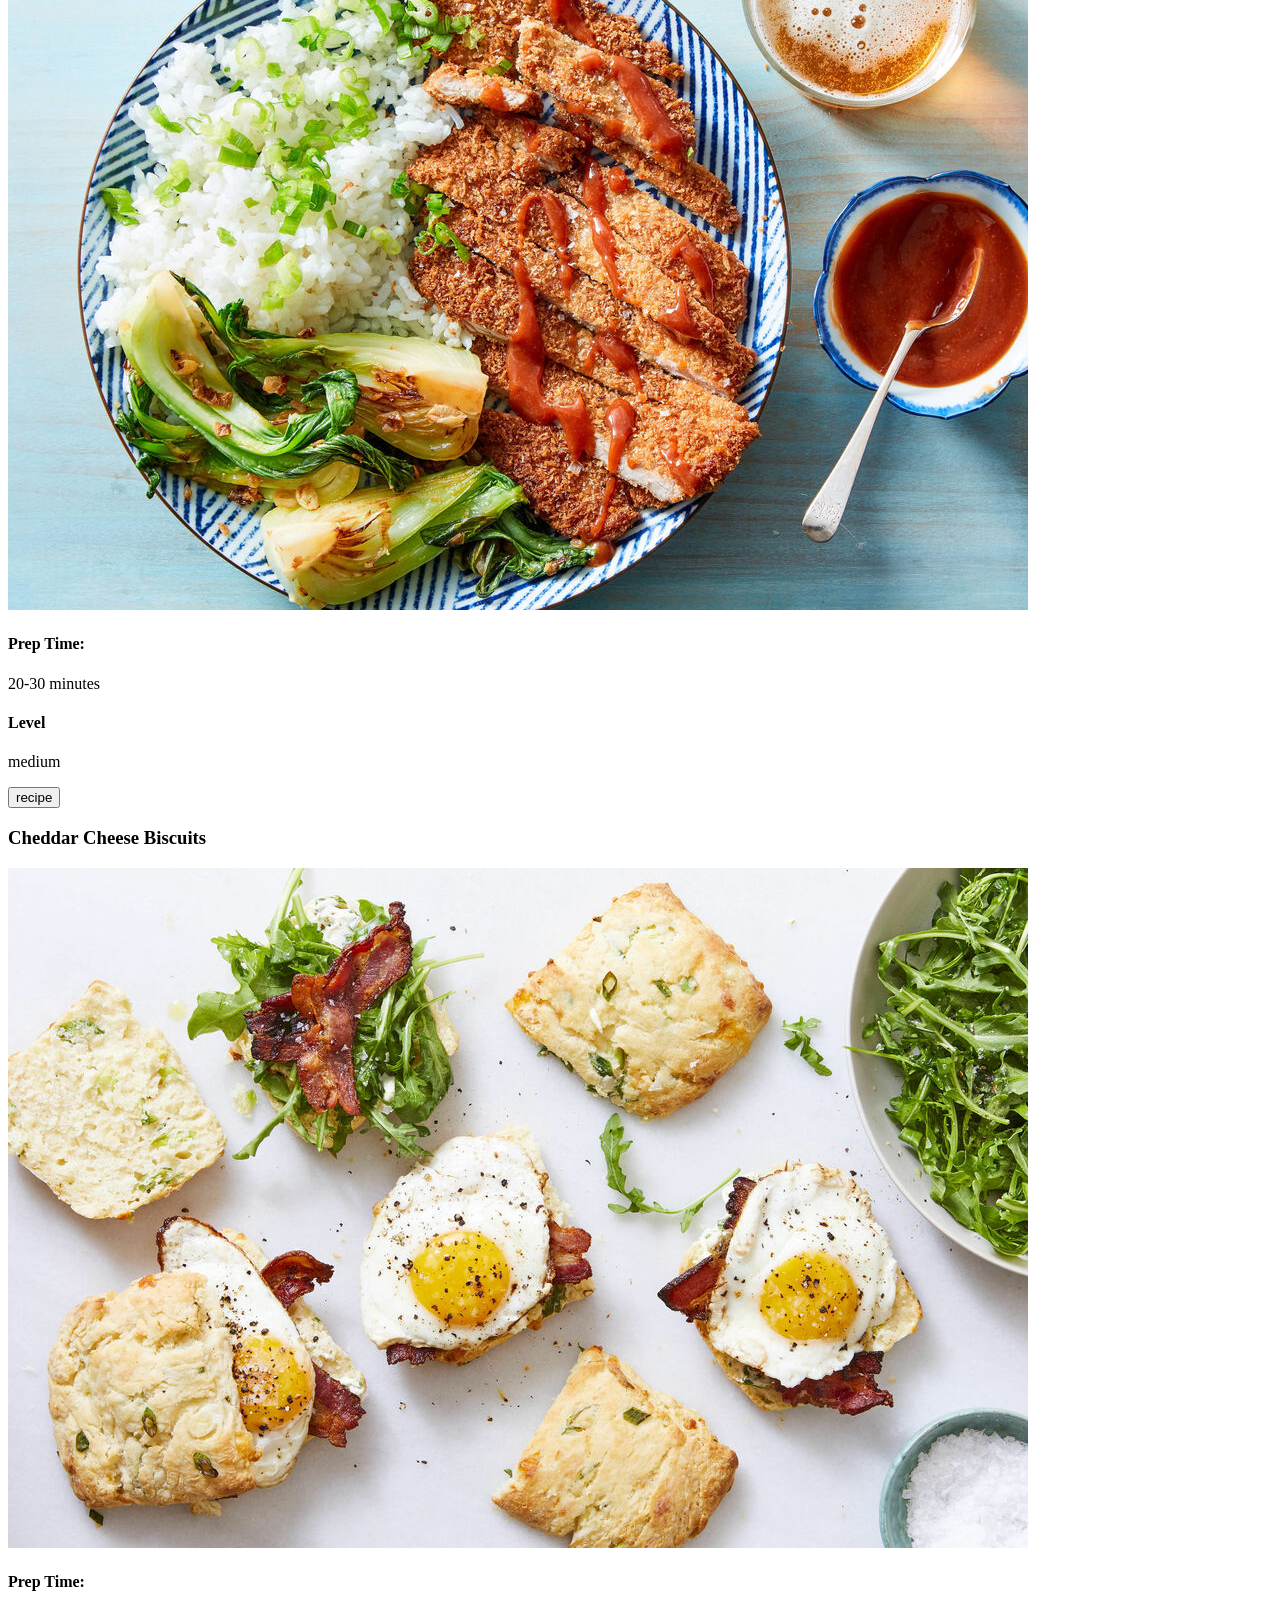
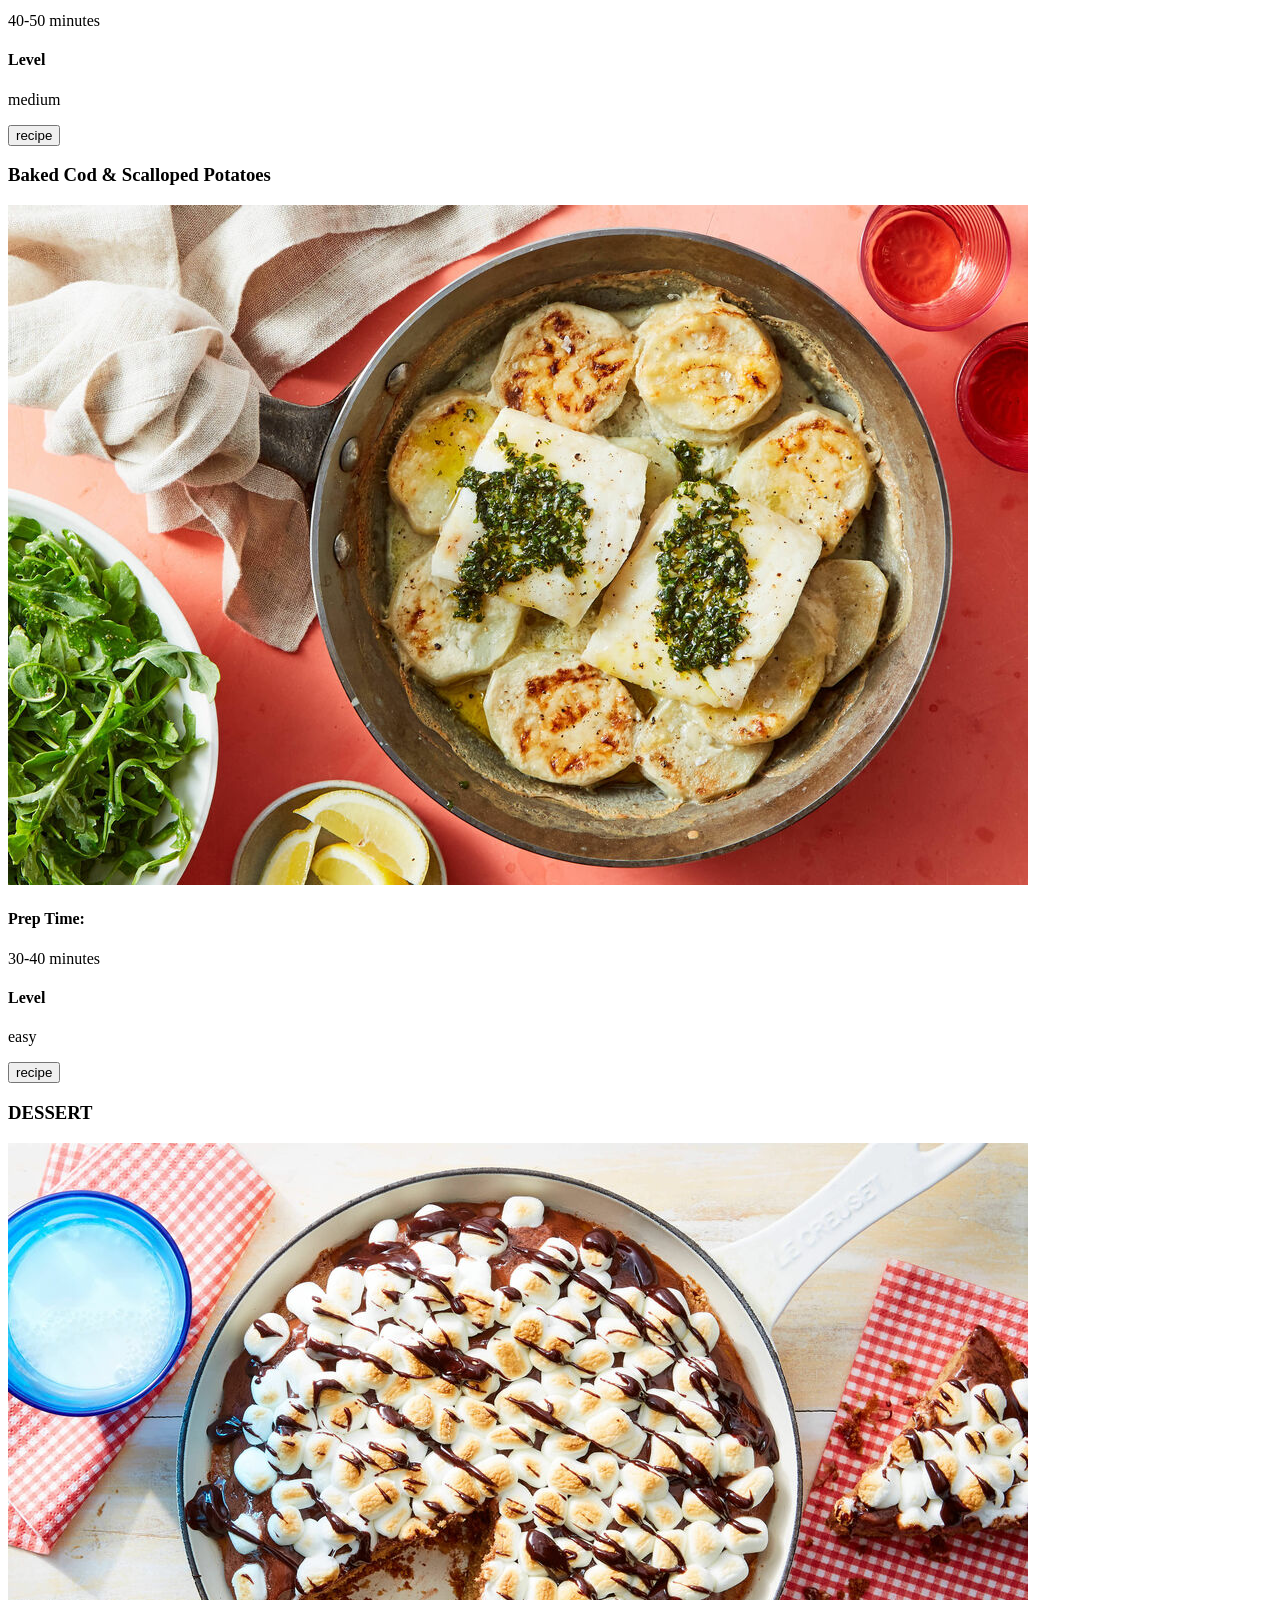
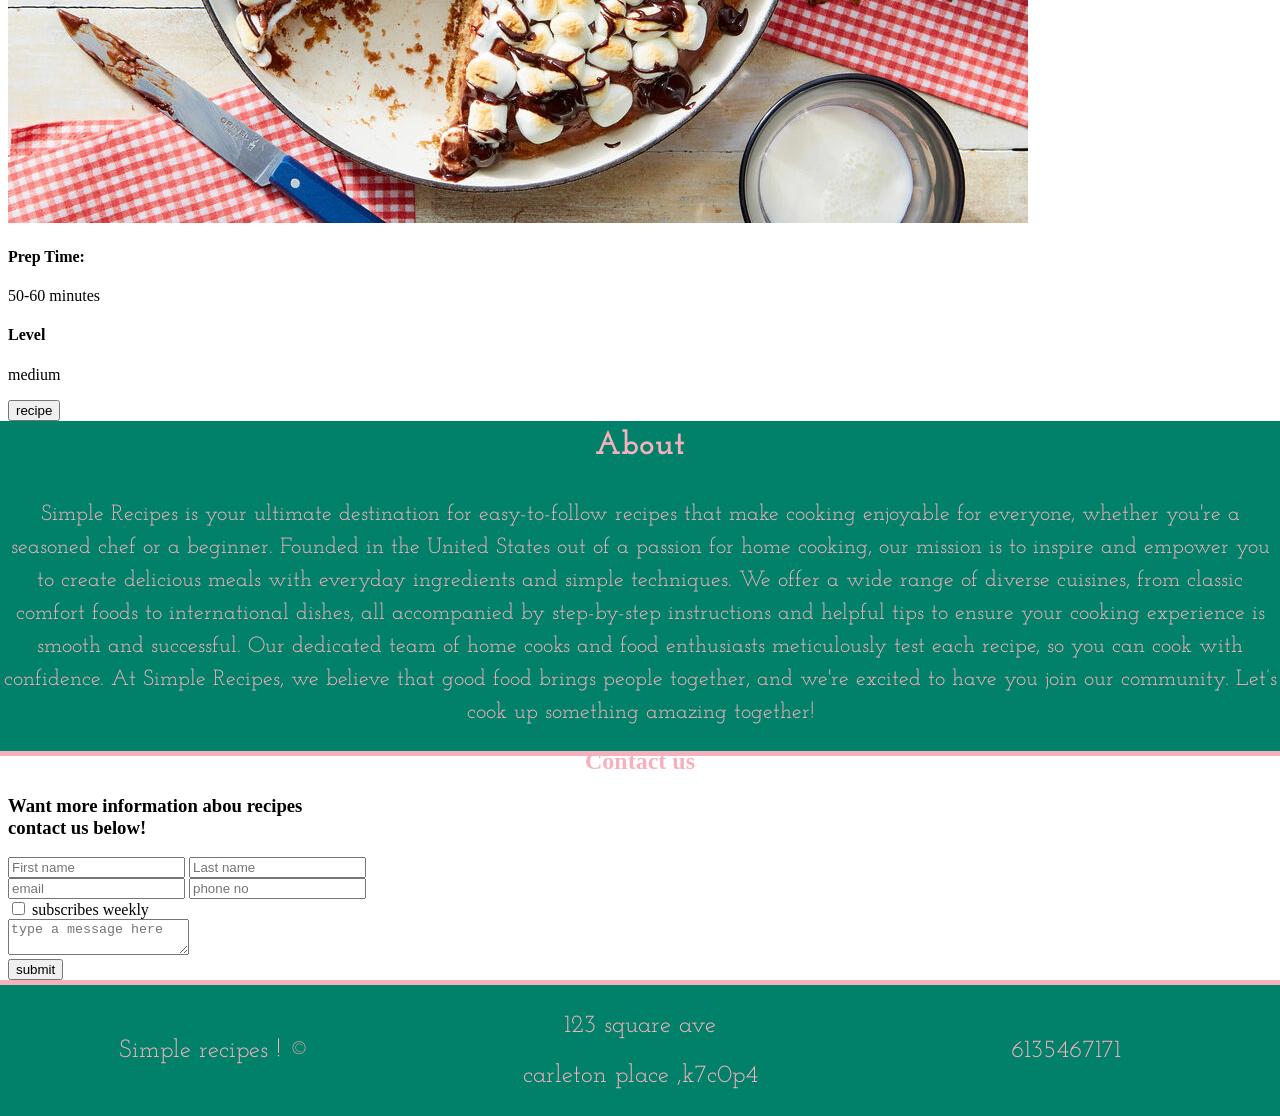
<file: simple recipes/index.html>
<!DOCTYPE html>
<html>

<head>
    <title>Simple recipes</title>
    <meta charset="UTF-8">
    <meta name="description" content="Simple recipes website">
    <link rel="stylesheet" type="text/css" href="css/style.css">
    <link rel="icon" type="image/png" href="images/skillet-pizza.jpeg">
    <meta name="viewport" content="width=device-width, initial-scale= 1.0">
</head>

<body>
    <!--NAV BAR-->
    <nav class="nav-bar">

        <ul>
            <li><a href="#">Home</a></li>
            <li class="drop"><a href="#recipes">Recipes</a>
                <div class="rollover-menu">
                    <a href="#featured">Featured recipes</a>
                    <a href="#pasta">Pasta</a>
                    <a href="#chicken">Chicken</a>
                    <a href="#pork">Pork</a>
                    <a href="#biscuit">Biscuit</a>
                    <a href="#fish">Fish</a>
                    <a href="#dessert">Dessert</a>
                </div>
            </li>

            <li><a href="#contact">Contact</a></li>
            <li><a href="#about">About</a></li>
        </ul>

    </nav>
    <!--Header-->
    <header>
        <h1>Simple Recipes</h1>

    </header>
    <!--section-->
    <section>

        <!--Featured recipes-->
        <div id="featured">
            <h2>Featured recipe</h2>
            <div>
                <img src="images/skillet-pizza.jpeg">
            </div>
            <div>
                <h3>Deep Dish Skillet Pizza</h3>
                <h4>Prep Time</h4>
                <p>30-40 minutes</p>
                <h4>Level:</h4>
                <p>medium</p>
                <p>Deep dish pizza has got a lot going for it:
                    a thick crust that's tender and chewy on the inside,
                    but nicely crisped on the outside; a little extra room for piling
                    on the toppings; and, deep dish is less needy than its thin crust
                    style counterpart, which requires some care when rolling and stretching.
                    Here, you just push the dough into the skillet and you're cooking.
                    Save the leftovers for lunch!</p>
                <input type="button" value="recipe">

            </div>
        </div>
        <!--Recipe cards-->
        <div id="recipes">
            <h2>Recipes</h2>
            <!--Pasta-->
            <div id="pasta">
                <h3>Saucy Tortoloni parm</h3>
                <div>
                    <img src="images/tortelloni.jpeg" alt="image">
                </div>
                <div>
                    <h4>Prep Time:</h4>
                    <p>20-30 minutes</p>
                    <h4>Level</h4>
                    <p>easy</p>
                    <input type="button" value="recipe">
                </div>
            </div>
            <!--chicken-->
            <div id="chicken">
                <h3>Mediterranean Chicken Thighs</h3>
                <div>
                    <img src="images/chicken-thighs.jpeg" alt="image">
                </div>
                <div>
                    <h4>Prep Time:</h4>
                    <p>20-30 minutes</p>
                    <h4>Level</h4>
                    <p>easy</p>
                    <input type="button" value="recipe">
                </div>
            </div>
            <!--pork-->
            <div id="pork">
                <h3>Crispy Pork Katsu & Rice </h3>
                <div>
                    <img src="images/pork-katsu.jpeg" alt="image">
                </div>
                <div>
                    <h4>Prep Time:</h4>
                    <p>20-30 minutes</p>
                    <h4>Level</h4>
                    <p>medium</p>
                    <input type="button" value="recipe">
                </div>
            </div>
            <!--Biscuits-->
            <div id="biscuit">
                <h3>Cheddar Cheese Biscuits </h3>
                <div>
                    <img src="images/cheddar-biscuits.jpeg" alt="image">
                </div>
                <div>
                    <h4>Prep Time:</h4>
                    <p>40-50 minutes</p>
                    <h4>Level</h4>
                    <p>medium</p>
                    <input type="button" value="recipe">
                </div>
            </div>
            <!--fish-->
            <div id="fish">
                <h3>Baked Cod & Scalloped Potatoes </h3>
                <div>
                    <img src="images/baked-cod.jpeg" alt="image">
                </div>
                <div>
                    <h4>Prep Time:</h4>
                    <p>30-40 minutes</p>
                    <h4>Level</h4>
                    <p>easy</p>
                    <input type="button" value="recipe">
                </div>
            </div>
            <!--Dessert-->
            <div id="dessert">
                <h3>DESSERT</h3>
                <div>
                    <img src="images/smores.jpeg" alt="image">
                </div>
                <div>
                    <h4>Prep Time:</h4>
                    <p>50-60 minutes</p>
                    <h4>Level</h4>
                    <p>medium</p>
                    <input type="button" value="recipe">
                </div>
            </div>




        </div>

    </section>
    <!--About-->
    <section>
        <div id="about">
            <h2>About</h2>
            <div>
            <p>Simple Recipes is your ultimate destination for easy-to-follow recipes that make cooking enjoyable
                for everyone, whether you're a seasoned chef or a beginner. Founded in the United States out
                of a passion for home cooking, our mission is to inspire and empower you to create delicious
                meals with everyday ingredients and simple techniques. We offer a wide range of diverse cuisines,
                from classic comfort foods to international dishes, all accompanied by step-by-step instructions and
                helpful tips to ensure your cooking experience is smooth and successful. Our dedicated team of home
                cooks
                and food enthusiasts meticulously test each recipe, so you can cook with confidence. At Simple Recipes,
                we believe that good food brings people
                together, and we're excited to have you join our community. Let’s cook up something amazing together!

            </p>
            </div>


        </div>

    </section>
    <!--Form-->
    <section>
        <div id="contact">
            <h2>Contact us</h2>
            <h3>Want more information abou recipes
                <br>
                contact us below!

            </h3>
            <form>
                <input type="text" placeholder="First name">
                <input type="text" placeholder="Last name"><br>
                <input type="text" placeholder="email">
                <input type="text" placeholder="phone no">
                <br>
                <input type="checkbox" id="subscription">
                <label for="subscription">subscribes weekly</label>
                <br>
                <textarea placeholder="type a message here"></textarea>
                <br>
                <input type="button" value="submit">
            </form>

        </div>

    </section>


    <!--Footer-->
    <footer>

        <table>
            <tr>
                <td>
                    <p>Simple recipes ! &copy;</p>
                </td>
                <td>
                    <p>123 square ave</p>
                    <p>carleton place ,k7c0p4</p>
                </td>
                <td>
                    <p>6135467171</p>
                </td>
            </tr>
        </table>
    </footer>

</body>

</html>
</file>
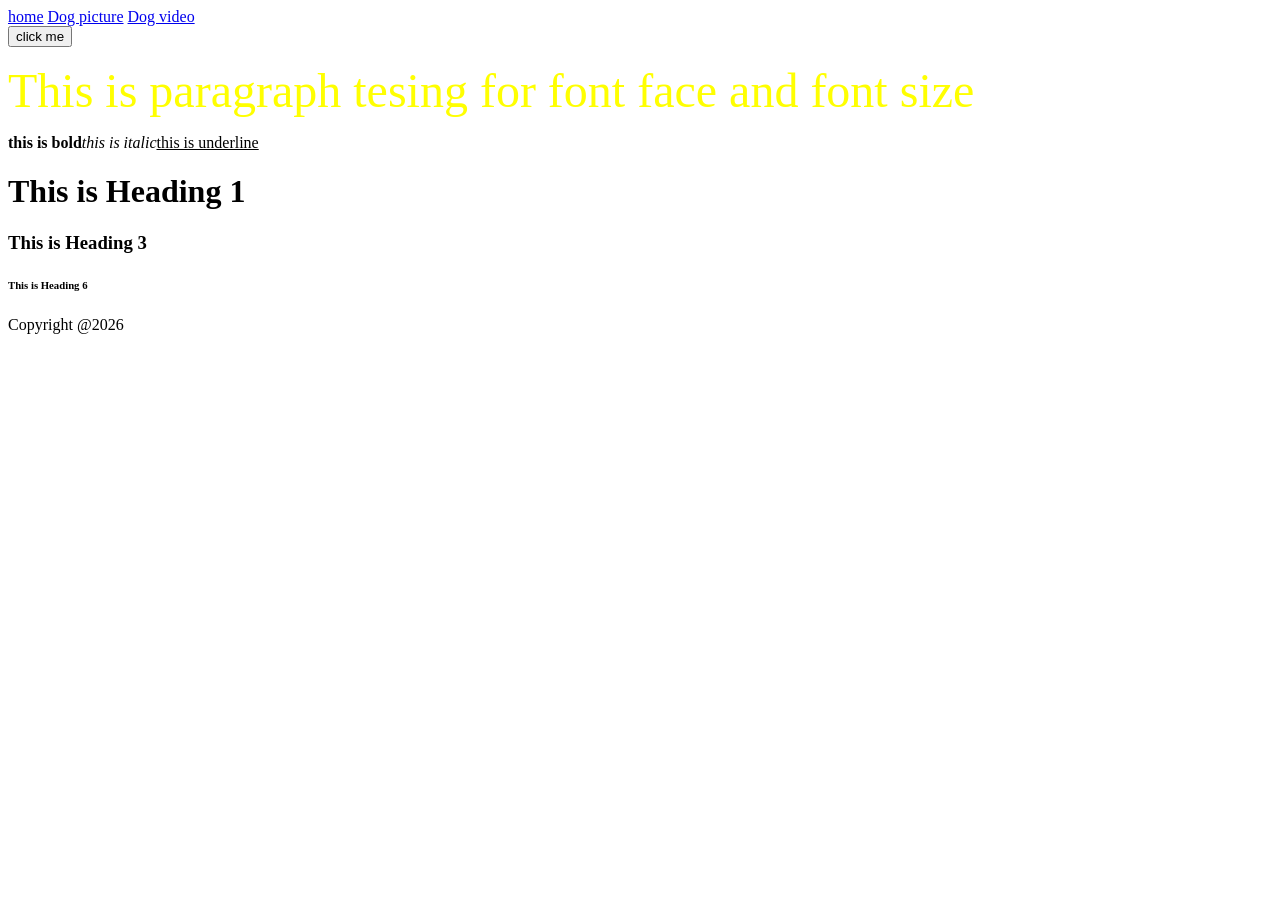
<file: Assignment.html>
<!DOCTYPE html>
<html lang="en">
<head>
    <meta charset="UTF-8">
	<title>My First Html Page</title>
</head>
<body>
   <header>
       <nav>
        <a href="https://www.google.com/">home</a>
        <a href="Dog1.html">Dog picture</a>
        <a href="dog_video.html">Dog video</a>

       </nav>
   </header>
   <button onclick="myfirstfunction()">
   click me
   </button>
   <p id="irish"></p>
   <script>
   function myfirstfunction(){
       var string = "kiss me , i am irish";
	   var result = string.fontcolor("green");
	   document.getElementById("irish").innerHTML=result;
   
   }
   </script>
    
	<main>
    <p ><font color="yellow" face="Verdana" size="7">This is paragraph tesing for font face and font size </font></p>
	<p><b>this is bold</b><i>this is italic</i><u>this is underline</u></p>
	<h1 >This is Heading 1</h1>
	<h3>This is Heading 3</h3>
	<h6>This is Heading 6</h6>
	</main>
	
	
	
	<footer>
	<p> Copyright @2026</p>
	
	
	</footer>
	
	
</body>
</html>
</file>
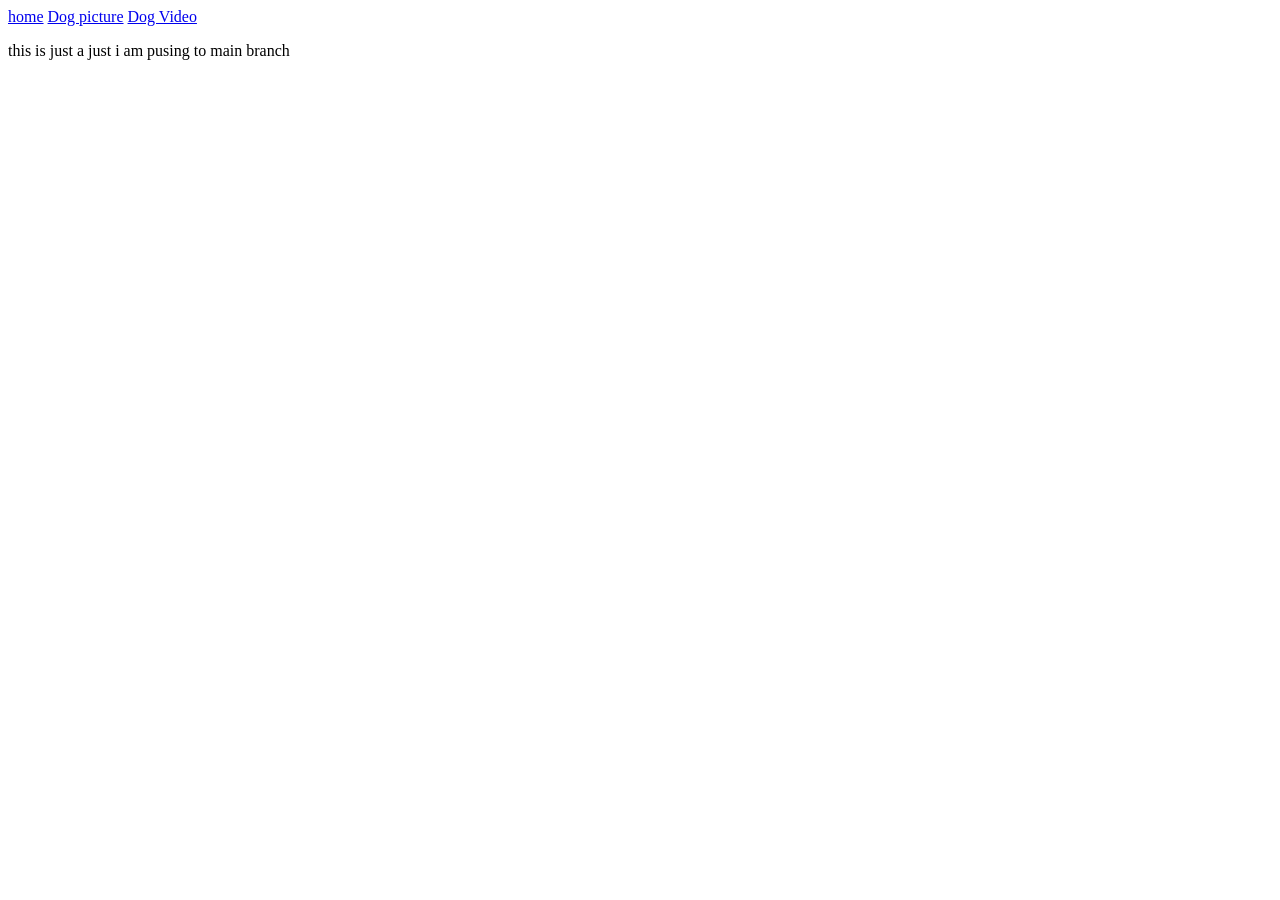
<file: dog.html>
<!DOOCTYPE html>
<html>
<head>
<meta charset="UTF8">
<title>Dog</title>

</head>
<body>
<header>
   <nav>
     <a href="Assignment.html">home</a>
	 <a href="dog.html">Dog picture</a>
     <a href="https://youtu.be/Je09ps-3DTw?si=QPKAOrTIGpDg118G" target="_blank" > Dog Video</a>
	 </header>
	 
    
   </nav>
   <main>
  <!-- <a href="Assignment.html" target="_blank"> <img src="images\dog.png"  alt="dog" height="200px" width="200px"></a> -->

  <p>this is just a just i am pusing to main branch</p>
	
   
   </main>
<footer>
</footer>

</body>
</html>
</file>
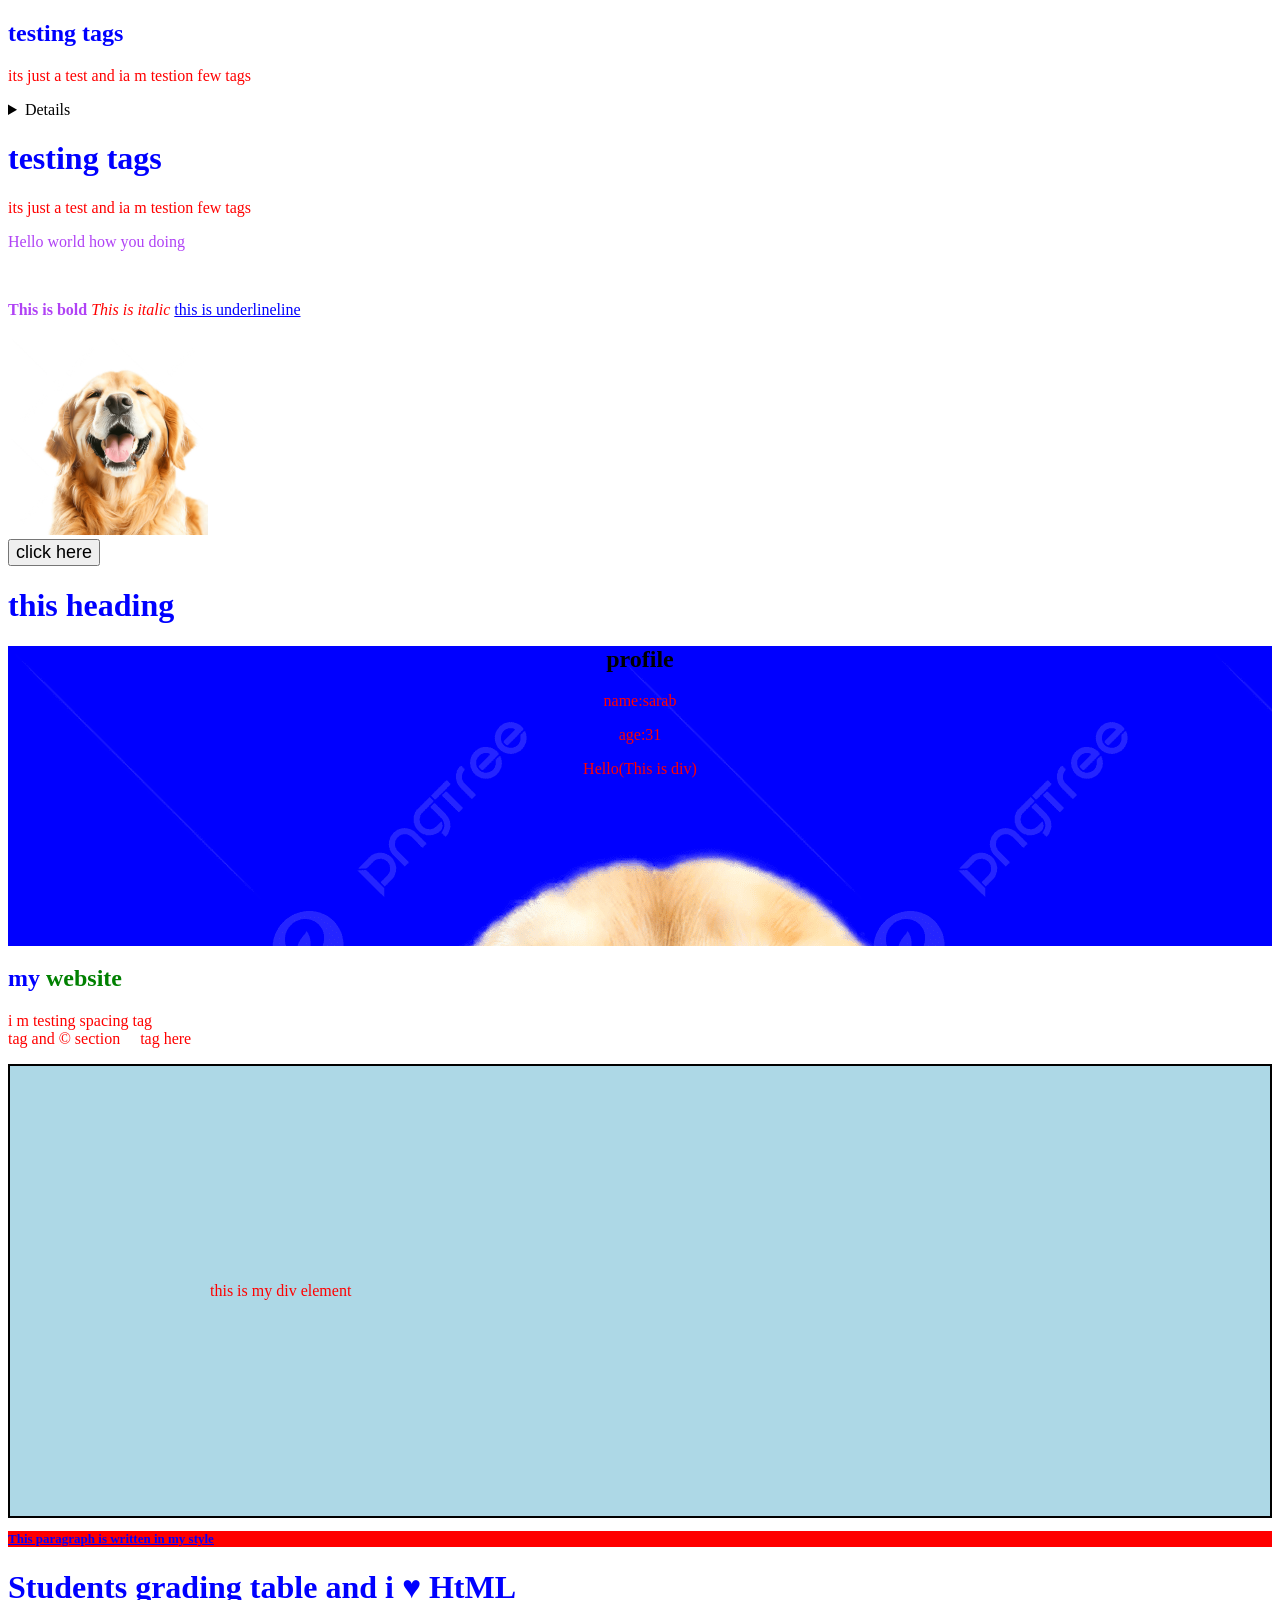
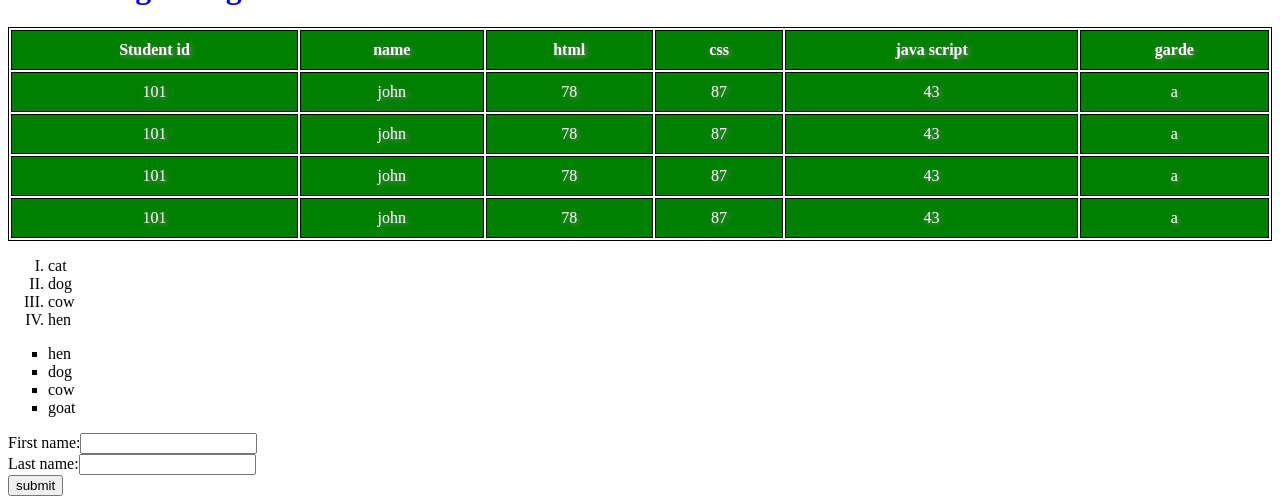
<file: Basic_HTML_and_JavaScript_1/Basic_HTML_1.html>
<!DOCTYPE html>
<html>
<head>
    <meta charset="UTF8">
	<script src="Hello_World.js"></script>  
<link rel="stylesheet" type="text/css" href="basic_css_1.css">
<style>
ol{
list-style-type:upper-roman;
}

ul{
list-style-type:square;
}
</style>



</head>
<body>
<article>
<h1>testing tags</h1>
<p>its just a test and  ia m testion few tags</p>
</article>
<details>
<h1>testing tags</h1>
<p>its just a test and  ia m testion few tags</p>
</details>
<summary>
<h1>testing tags</h1>
<p>its just a test and  ia m testion few tags</p>
</summary>
  <p class="p1">Hello world how you doing</p>
<br>
  <p><b class="p1">This is bold</b> <i>This is italic</i> <u style="color:blue;"> this is underlineline</u></p>
  <img src="images\dog.png"  alt="This is an image" height="200px" width="200px">
<br>
<!--this button is for java script-->
  <button onclick="myfirstfunction()">
  <font size="4">click here</font>
  </button>
  <p id="irish"></p>
  <script src="basic_javascript_2.js">
 </script>
 <h1>this heading</h1>
<div id="divimage" style="background-color:blue; text-align:center; height:300px">
    <h2>profile</h2>
	<p>name:sarab</p>
	<p>age:31</p>
	
  <p >Hello(This is div)</p>

</div>
<section> <!--section tag is only for organizing code -->
<h1>my <span style="color:green"> website</span></h1>
<p>i m testing spacing tag <br> tag and &copy; section &nbsp; &nbsp; tag here </p>
<div class="box">
<p>this is my div element</p>
</section>
</div>
<p class="my_style">This paragraph is written in my style</p>
<h1 >Students grading table and i &hearts; HtML</h1>
<table style="width:100%; border:1px solid black;">
<tr>
  <th>Student id</th>
  <th>name</th>
  <th>html</th>
  <th>css</th>
  <th>java script</th>
  <th>garde</th>
</tr>
<tr>
  <td>101</td>
  <td>john</td>
  <td>78</td>
  <td>87</td>
  <td>43</td>
  <td>a</td>
</tr>
<tr>
  <td>101</td>
  <td>john</td>
  <td>78</td>
  <td>87</td>
  <td>43</td>
  <td>a</td>
</tr>
<tr>
  <td>101</td>
  <td>john</td>
  <td>78</td>
  <td>87</td>
  <td>43</td>
  <td>a</td>
 </tr>
<tr>
  <td>101</td>
  <td>john</td>
  <td>78</td>
  <td>87</td>
  <td>43</td>
 <td>a</td>
</tr>
</table>
<ol>
  <li>cat</li>
  <li>dog</li>
  <li>cow</li>
  <li>hen</li>
</ol>

<ul>
  <li>hen</li>
  <li>dog</li>
  <li>cow</li>
  <li>goat</li>
</ul>
<form action="" method="get">
First name:<input type="text" name="First_name"><br>
Last name:<input type="text" name="Last_name"><br>
 <input type="submit" value="submit">
</form>

</body>

</html>
</file>
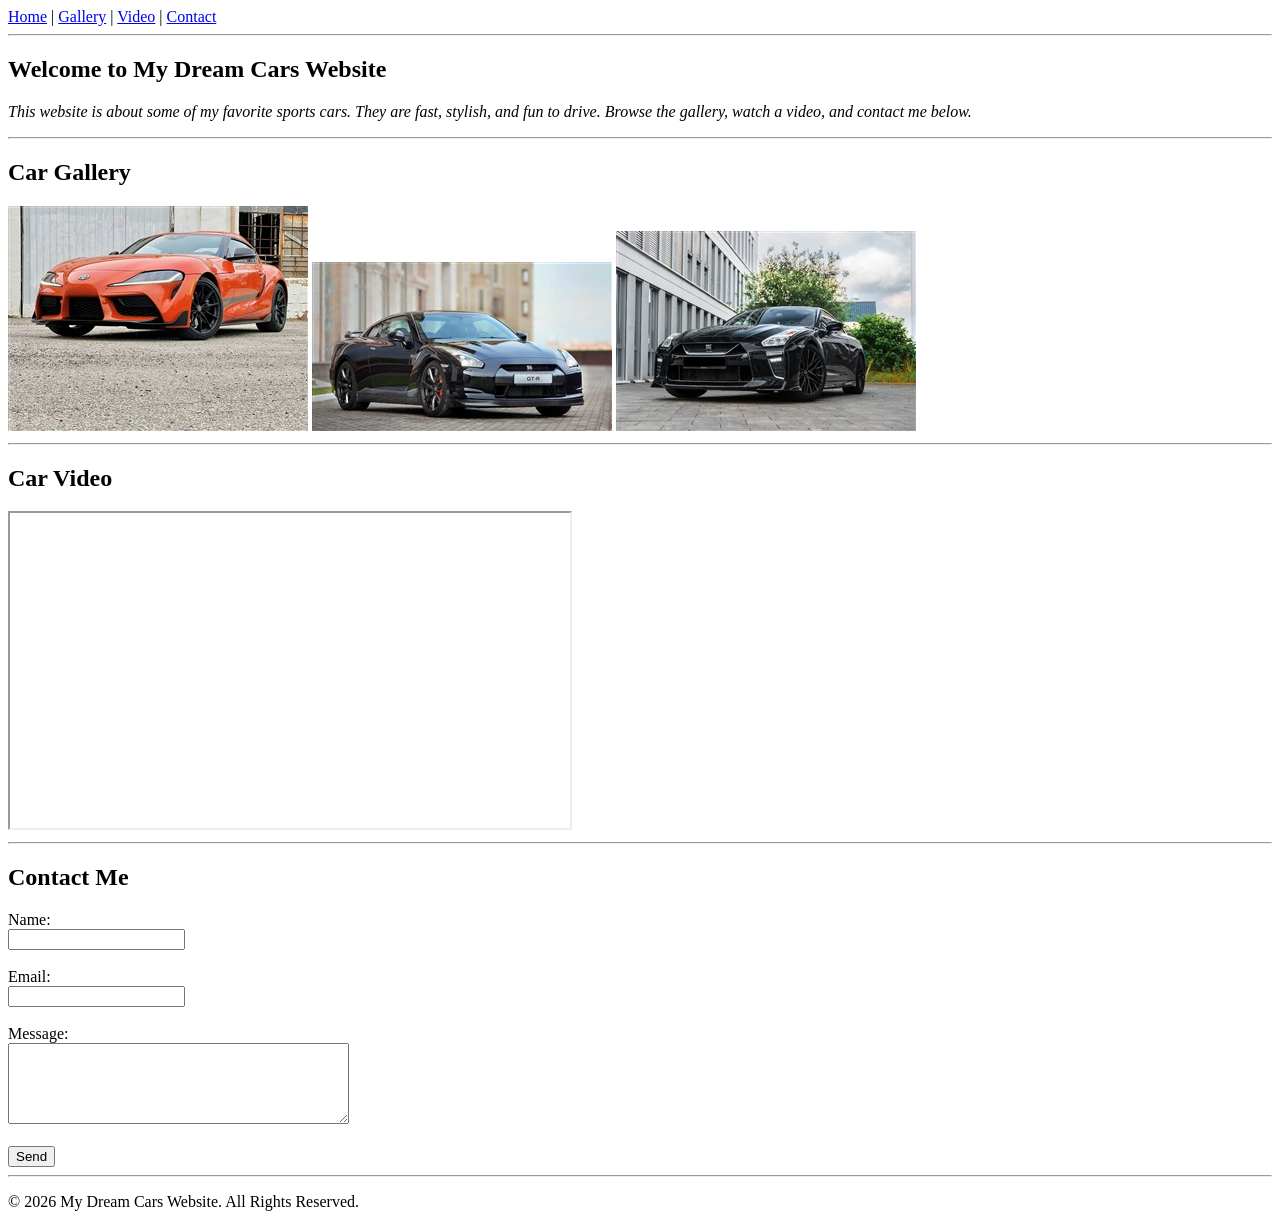
<file: One Page Website/one_page_website.html>
<!DOCTYPE html>
<html lang="en">

<head>
    <meta charset="UTF-8">
    <title>My Dream Cars</title>
    <meta name="description" content="My Dream Car website">
    <link rel="stylesheet" href="CSS/one_page_website.css">
    <script src="JS/one_page_website.js" defer></script>
</head>

<body>

    <!-- Navigation -->
    <nav>
        <a href="#home">Home</a> |
        <a href="#gallery">Gallery</a> |
        <a href="#video">Video</a> |
        <a href="#contact">Contact</a>
    </nav>

    <hr>

    <!-- Home Section -->
    <section id="home">

        <h1>Welcome to My Dream Cars Website</h1>

        <p>
            <em>This website is about some of my favorite sports cars.
            They are fast, stylish, and fun to drive.
            Browse the gallery, watch a video, and contact me below.</em>
        </p>

    </section>

    <hr>

    <!-- Pictures Section -->
    <section id="gallery">

        <h2>Car Gallery</h2>

        <img src="images/thumbnails/civic.jpg" data-full="images/civic.jpg" alt="Honda Civic" width="300" tabindex="0" role="button" aria-label="Open Honda Civic in image gallery" aria-haspopup="dialog">

        <img src="images/thumbnails/toyota.jpg" data-full="images/toyota.jpg" alt="Toyota Supra" width="300" tabindex="0" role="button" aria-label="Open Toyota Supra in image gallery" aria-haspopup="dialog">

        <img src="images/thumbnails/new.jpg" data-full="images/new.jpg" alt="Nissan GTR" width="300" tabindex="0" role="button" aria-label="Open Nissan GTR in image gallery" aria-haspopup="dialog">

    </section>

    <hr>

    <!-- Video Section -->
    <section id="video">

        <h2>Car Video</h2>

        <iframe
            width="560"
            height="315"
            src="https://www.youtube.com/embed/ng58pNPDDW4"
            title="YouTube video player"
            >
        </iframe>

    </section>

    <hr>

    <!-- Contact Section -->
    <section id="contact">

        <h2>Contact Me</h2>

        <form>

            <label for="name">Name:</label><br>
            <input type="text" id="name" name="name"><br><br>

            <label for="email">Email:</label><br>
            <input type="email" id="email" name="email"><br><br>

            <label for="message">Message:</label><br>
            <textarea id="message" name="message" rows="5" cols="40"></textarea><br><br>

            <input type="submit" value="Send">

        </form>

    </section>

    <hr>

    <!-- Footer -->
    <footer>

        <p>&copy; 2026 My Dream Cars Website. All Rights Reserved.</p>

    </footer>

    <dialog id="lightbox" class="lightbox" aria-label="Car image gallery">
        <button class="lightbox-close" type="button" aria-label="Close image gallery" autofocus>&times;</button>
        <button class="lightbox-previous" type="button" aria-label="Previous image">&#10094;</button>
        <figure class="lightbox-content">
            <img id="lightbox-image" alt="">
            <figcaption id="lightbox-caption" aria-live="polite"></figcaption>
        </figure>
        <button class="lightbox-next" type="button" aria-label="Next image">&#10095;</button>
    </dialog>

</body>

</html>
</file>
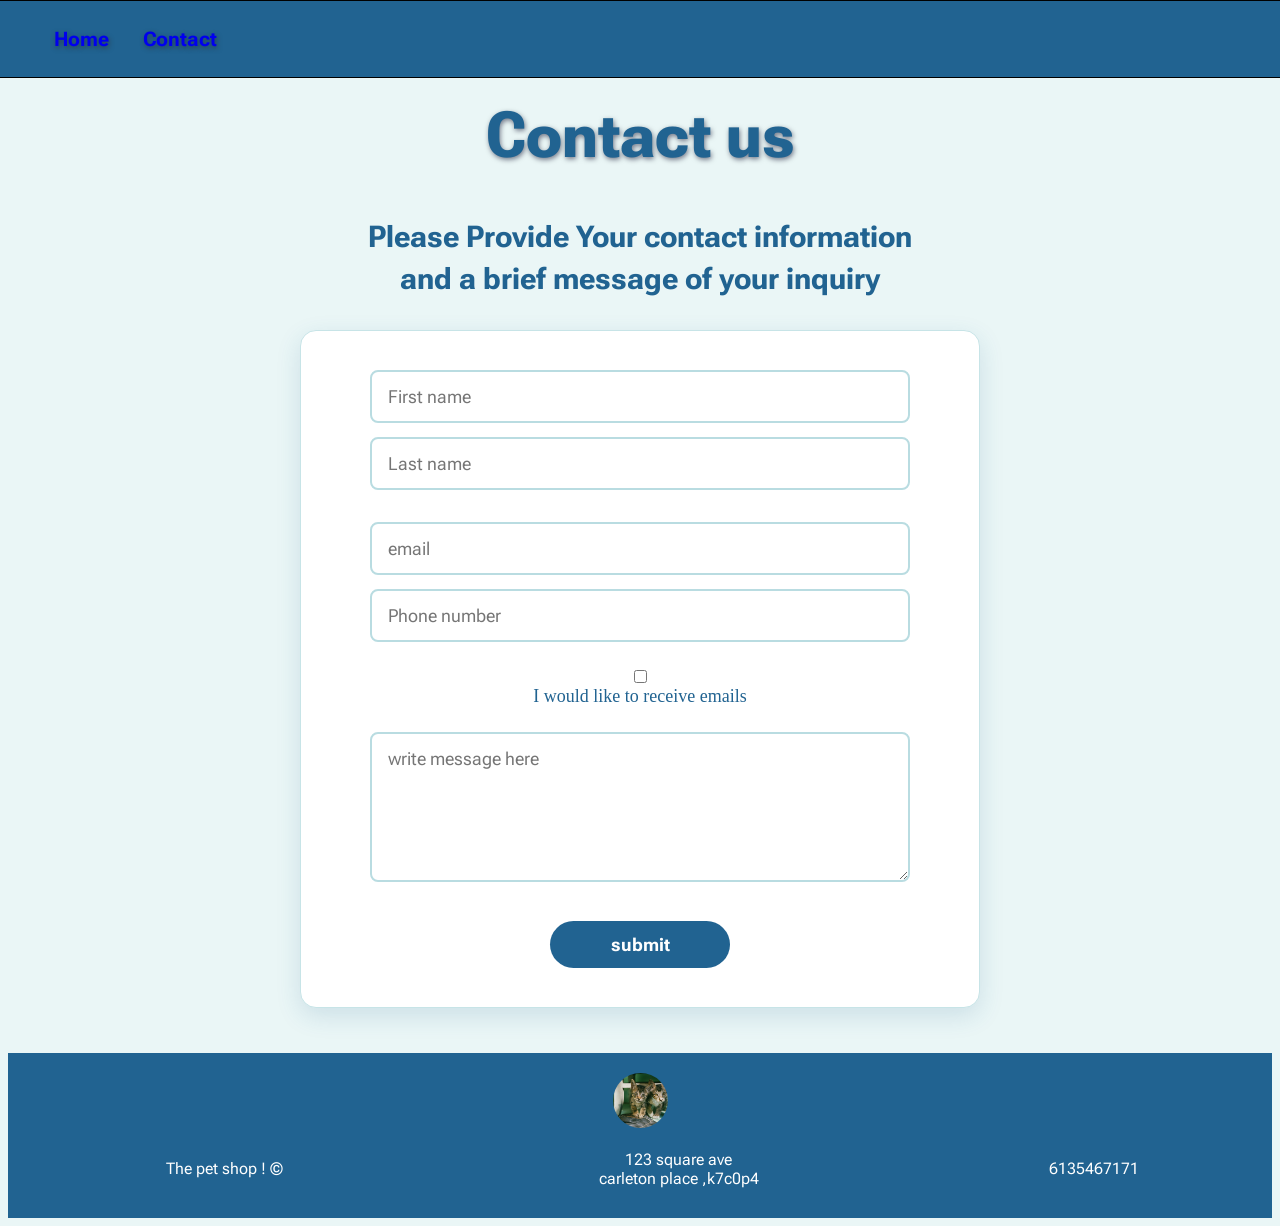
<file: The Pet Shop Website/contact.html>
<!DOCTYPE html>
<html>
    <head>
        <title>The Pet Shop</title>
        <meta charset="UTF-8">
        <meta name="description" content="This my pet shop website">
        <link rel="stylesheet" type="text/css" href="css/style.css">
        <link rel="icon" type="image/png" href="images/cat.png">
    </head>
    <body class="contact-page">
        <!--NAV BAR-->
        <nav class="nav-bar">
            <ul>
                <li><a href="index.html">Home</a></li>
                <li><a href="contact.html">Contact</a></li>
            </ul>
        </nav>
        <header>
            <div>
                <h1 class="animate-text">Contact us</h1>
            </div>
        </header>
        <!--Form-->
        <section>
            <div>
                <h3 id="contact-h3">Please Provide Your contact information<br>
                     and a brief message of your inquiry</h3>
                <div style="text-align: center;">
                <form action="">
                    <input type="text" placeholder="First name">
                    <input type="text" placeholder="Last name"><br>
                    <input type="email" placeholder="email">
                    <input type="tel" placeholder="Phone number"><br>
                    <input type="checkbox" id="Newsletter">
                    <label for="Newsletter">I would like to receive emails</label><br>
                    <textarea placeholder="write message here"></textarea><br>
                    <input type="submit" value="submit">
                    
                </form>
                </div>

            </div>

        </section>
        <!--Footer-->
        <footer >
            <img class="footer-logo" src="images/cat.png" alt="Pet Shop logo">
            <table>
                <tr>
                    <td >
                        <p >The pet shop ! &copy;</p>
                    </td>
                    <td>
                        <p>123 square ave</p>
                        <p>carleton place ,k7c0p4</p>
                    </td>
                    <td>
                        <p>6135467171</p>
                    </td>
                </tr>
            </table>
        </footer>
        
    </body>
</html>
</file>
<file: stylesheet/portfolio.css>
@import url("https://fonts.googleapis.com/css2?family=Montserrat:wght@400;600;700;800&family=Playfair+Display:wght@600;700&display=swap");

/* Customized styling for the supplied course portfolio template. */
:root {
    --ink: #172033;
    --muted: #556176;
    --surface: #f5f7fb;
    --white: #fff;
    --accent: #276b8e;
    --accent-dark: #17445e;
    --line: #dbe3ec;
    --shadow: 0 14px 34px rgba(23, 32, 51, .12);
}

* {
    box-sizing: border-box;
}

html {
    scroll-behavior: smooth;
}

body {
    margin: 0;
    color: var(--ink);
    background: var(--surface);
    font-family: "Montserrat", "Segoe UI", Arial, sans-serif;
    line-height: 1.65;
}

h1,
h2,
h3,
p {
    margin-top: 0;
}

h1,
h2,
h3 {
    font-family: "Playfair Display", Georgia, "Times New Roman", serif;
    line-height: 1.12;
}

h2 {
    font-size: clamp(2rem, 4vw, 3.3rem);
    margin-bottom: 1rem;
}

h3 {
    font-size: 1.3rem;
}

p {
    font-size: 1rem;
}

a {
    color: var(--accent-dark);
}

a:focus-visible,
input:focus-visible,
textarea:focus-visible {
    outline: 3px solid #85bdd6;
    outline-offset: 3px;
}

.center {
    text-align: center;
}

.eyebrow {
    color: var(--accent);
    font-size: .76rem;
    font-weight: 800;
    letter-spacing: .14em;
    text-transform: uppercase;
}

/* Course-provided animated navigation  */
.Navbar {
    overflow: hidden;
    background-color: black;
    position: fixed;
    top: 0;
    width: 100%;
    z-index: 10;
    -webkit-animation: moveNav .8s;
    animation: moveNav .8s;
}

@keyframes moveNav {
    from {
        left: -100vw;
    }

    to {
        left: 0vw;
    }
}

.Navbar a {
    float: left;
    display: block;
    color: white;
    padding: 14px 16px;
    text-decoration: none;
    font-family: "Montserrat", "Avant Garde", Helvetica, sans-serif;
    font-size: 20px;
    text-align: center;
    position: relative;
    -webkit-animation: moveNavText 1s;
    animation: moveNavText 1s;
}

@keyframes moveNavText {
    from {
        top: -100vw;
    }

    to {
        top: 0vw;
    }
}

.Navbar a:hover,
.Navbar a:focus-visible {
    background-color: #f4f4f4;
    color: black;
    font-weight: bold;
}

.Navbar a.active {
    background-color: darkgray;
}

@media screen and (max-width:576px) {
    .Navbar a {
        width: 25%;
        font-size: 12px;
    }
}

/* Course typing-video home section. */
.hero,
.Row,
.projects {
    margin-bottom: clamp(1.5rem, 3vw, 2.5rem);
}

#About {
    margin-bottom: clamp(3rem, 6vw, 5rem);
}

.hero {
    position: relative;
    min-height: 620px;
    display: grid;
    place-items: center;
    overflow: hidden;
    padding: 6rem 1.25rem 3rem;
}

#Typing_Video {
    position: absolute;
    inset: 0;
    z-index: -2;
    width: 100%;
    height: 100%;
    object-fit: cover;
}

.hero::after {
    content: "";
    position: absolute;
    inset: 0;
    z-index: -1;
    background: linear-gradient(120deg, rgba(9, 23, 36, .86), rgba(39, 107, 142, .57));
}

.Video_Text {
    max-width: 780px;
    padding: clamp(1.8rem, 5vw, 4.5rem);
    border: 1px solid transparent;
    border-radius: 24px;
    color: var(--white);
    text-align: center;
    transition: transform .35s ease, background-color .35s ease, border-color .35s ease, box-shadow .35s ease;
}

.Video_Text:hover {
    transform: translateY(-8px) scale(1.015);
    border-color: rgba(168, 219, 240, .45);
    background: rgba(9, 23, 36, .4);
    box-shadow: 0 22px 48px rgba(0, 0, 0, .3);
}

.Video_Text .eyebrow {
    color: #a8dbf0;
}

.Video_Text h1 {
    margin-bottom: .45rem;
    color: var(--white);
    font-size: clamp(2.7rem, 7vw, 5.5rem);
    transition: color .3s ease, text-shadow .3s ease, letter-spacing .3s ease;
}

.Video_Text:hover h1 {
    color: #c9efff;
    letter-spacing: .025em;
    text-shadow: 0 6px 24px rgba(83, 187, 229, .45);
}

.hero-title {
    margin-bottom: 1.25rem;
    font-size: clamp(1.2rem, 2.5vw, 1.65rem);
    font-weight: 700;
}

.hero-intro {
    max-width: 620px;
    margin: 0 auto 1.75rem;
}

.button {
    display: inline-block;
    border: 2px solid var(--white);
    border-radius: 999px;
    padding: .75rem 1.2rem;
    color: var(--white);
    font-weight: 800;
    text-decoration: none;
    transition: transform .2s ease, background-color .2s ease;
}

.button:hover {
    transform: translateY(-3px);
    background: var(--white);
    color: var(--accent-dark);
}

/* Original two-column rows, customized with flexible heights. */
.Row {
    display: flex;
    gap: clamp(1rem, 2vw, 1.5rem);
    min-height: 400px;
    padding-inline: clamp(1rem, 2vw, 1.5rem);
}

.Column_1,
.Column_2 {
    flex: 1 1 0;
    min-width: 0;
    padding: clamp(2rem, 5vw, 5.25rem);
}

.Column_1 {
    background: var(--white);
}

.Column_2 {
    background: #e4eef2;
}

.content-column {
    display: flex;
    flex-direction: column;
    justify-content: center;
}

.content-column p {
    max-width: 650px;
    color: var(--muted);
}

.image-column {
    display: grid;
    place-items: center;
}

img {
    display: block;
    max-width: 100%;
    border-radius: 12px;
    box-shadow: var(--shadow);
    transition: transform .25s ease, box-shadow .25s ease;
}

.image-column img {
    max-height: 320px;
    object-fit: cover;
}

img:hover {
    transform: scale(1.025);
    box-shadow: 0 18px 38px rgba(23, 32, 51, .2);
}

/* Project placeholders. */
.projects {
    padding: clamp(3.5rem, 7vw, 6.5rem) clamp(1.25rem, 7vw, 7rem);
    background:
        linear-gradient(rgba(237, 243, 245, .7), rgba(237, 243, 245, .5)),
        url("../images/fourth.jpg") center / cover no-repeat;
}

.section-heading {
    max-width: 700px;
    margin: 0 auto 2.5rem;
    text-align: center;
}

.section-heading p:last-child {
    color: var(--muted);
}

.project-grid {
    display: grid;
    grid-template-columns: repeat(2, minmax(0, 1fr));
    gap: clamp(1.5rem, 3vw, 2.5rem);
    max-width: 1050px;
    margin: auto;
}

.project-card {
    overflow: hidden;
    background: var(--white);
    border: 1px solid var(--line);
    border-radius: 14px;
    box-shadow: 0 5px 18px rgba(23, 32, 51, .07);
    transition: transform .25s ease, box-shadow .25s ease;
}

.project-card:hover {
    transform: translateY(-7px);
    box-shadow: var(--shadow);
}

.project-card img {
    width: 100%;
    height: 200px;
    border-radius: 0;
    box-shadow: none;
    object-fit: cover;
}

.project-content {
    padding: 1.5rem;
}

.project-content p {
    color: var(--muted);
}

.technologies {
    font-size: .9rem;
}

.project-links {
    display: flex;
    gap: 1rem;
}

.project-links a {
    font-weight: 800;
}

.github-copy {
    background: #d8e8ef;
}

.github-image {
    background: var(--ink);
}

.github-image img {
    width: min(270px, 80%);
    background: var(--white);
    padding: .75rem;
}

.button-dark {
    align-self: flex-start;
    border-color: var(--accent-dark);
    background: var(--accent-dark);
}

.button-dark:hover {
    background: var(--white);
}

.replace-note {
    margin-top: 1.25rem;
    font-size: .88rem;
}

code {
    padding: .1rem .3rem;
    border-radius: 3px;
    background: rgba(23, 32, 51, .08);
}

.Column_tall {
    min-height: 470px;
}

form {
    width: 100%;
    max-width: 600px;
}

label {
    display: block;
    margin-bottom: .3rem;
    font-weight: 800;
}

input[type="text"],
input[type="email"],
textarea {
    width: 100%;
    margin-bottom: 1rem;
    padding: .8rem;
    border: 1px solid #b8c5d1;
    border-radius: 6px;
    font: inherit;
}

textarea {
    min-height: 100px;
    resize: vertical;
}

input[type="submit"] {
    border: 0;
    border-radius: 999px;
    padding: .8rem 1.25rem;
    background: var(--accent-dark);
    color: var(--white);
    font: inherit;
    font-weight: 800;
    cursor: pointer;
    transition: transform .2s ease, background-color .2s ease;
}

input[type="submit"]:hover {
    transform: translateY(-2px);
    background: var(--accent);
}

footer {
    position: relative;
    overflow: hidden;
    padding: clamp(3rem, 6vw, 5rem) 1.5rem;
    border-top: 4px solid var(--accent);
    background:
        radial-gradient(circle at 50% 0%, rgba(39, 107, 142, .42), transparent 48%),
        linear-gradient(135deg, #101827, var(--ink) 55%, #0d3347);
    color: var(--white);
    text-align: center;
}

footer::before,
footer::after {
    content: "";
    position: absolute;
    width: 180px;
    height: 180px;
    border: 1px solid rgba(168, 219, 240, .14);
    border-radius: 50%;
    transition: transform .6s ease, border-color .6s ease;
}

footer::before {
    top: -100px;
    left: -70px;
}

footer::after {
    right: -70px;
    bottom: -110px;
}

footer:hover::before,
footer:hover::after {
    border-color: rgba(168, 219, 240, .34);
    transform: scale(1.18);
}

.footer-content {
    position: relative;
    z-index: 1;
    max-width: 720px;
    margin: auto;
    border: 1px solid rgba(255, 255, 255, .12);
    border-radius: 24px;
    padding: clamp(2rem, 4vw, 3rem);
    background: rgba(255, 255, 255, .045);
    box-shadow: 0 20px 50px rgba(0, 0, 0, .18);
    backdrop-filter: blur(5px);
    transition: transform .35s ease, border-color .35s ease, box-shadow .35s ease;
}

.footer-content:hover {
    transform: translateY(-6px);
    border-color: rgba(168, 219, 240, .38);
    box-shadow: 0 26px 60px rgba(0, 0, 0, .28);
}

footer p {
    margin: 0;
}

.footer-name {
    margin-bottom: .45rem;
    color: var(--white);
    font-family: "Playfair Display", Georgia, serif;
    font-size: clamp(1.8rem, 4vw, 2.6rem);
    font-weight: 700;
    transition: color .3s ease, text-shadow .3s ease;
}

.footer-content:hover .footer-name {
    color: #c9efff;
    text-shadow: 0 5px 22px rgba(83, 187, 229, .4);
}

.footer-tagline {
    margin-bottom: 1.5rem;
    color: #c7d9e2;
    font-size: .95rem;
}

.footer-details {
    display: grid;
    grid-template-columns: repeat(2, minmax(0, 1fr));
    gap: 1rem;
    margin: 0 auto 1.75rem;
}

.footer-detail {
    display: flex;
    align-items: center;
    gap: .85rem;
    margin: 0;
    border: 1px solid rgba(255, 255, 255, .1);
    border-radius: 14px;
    padding: 1rem;
    background: rgba(255, 255, 255, .05);
    color: #c7d9e2;
    font-size: .85rem;
    font-style: normal;
    text-align: left;
    transition: transform .25s ease, background-color .25s ease, border-color .25s ease;
}

.footer-detail:hover {
    transform: translateY(-4px);
    border-color: rgba(168, 219, 240, .42);
    background: rgba(255, 255, 255, .09);
}

.footer-detail strong {
    display: block;
    margin-bottom: .15rem;
    color: var(--white);
    font-size: .74rem;
    letter-spacing: .1em;
    text-transform: uppercase;
}

.footer-detail a { color: #c9efff; }

.footer-icon {
    display: grid;
    flex: 0 0 40px;
    width: 40px;
    height: 40px;
    place-items: center;
    border-radius: 50%;
    background: rgba(39, 107, 142, .5);
    color: var(--white);
    font-size: 1.15rem;
}

.footer-top {
    display: inline-block;
    margin-bottom: 1.75rem;
    border: 1px solid rgba(255, 255, 255, .55);
    border-radius: 999px;
    padding: .65rem 1.15rem;
    color: var(--white);
    font-weight: 700;
    text-decoration: none;
    transition: background-color .25s ease, color .25s ease, transform .25s ease, box-shadow .25s ease;
}

.footer-top:hover {
    background: var(--white);
    color: var(--accent-dark);
    transform: translateY(-3px);
    box-shadow: 0 10px 24px rgba(0, 0, 0, .22);
}

.footer-copyright {
    color: #91a7b4;
    font-size: .78rem;
    letter-spacing: .06em;
    text-transform: uppercase;
}

/*  hover feedback throughout the page; navbar effects remain unchanged. */
.Row,
.projects {
    transition: box-shadow .3s ease, transform .3s ease;
}

.Row:hover,
.projects:hover {
    transform: translateY(-3px);
    box-shadow: 0 16px 36px rgba(23, 32, 51, .12);
}

.content-column,
.section-heading,
form {
    transition: transform .25s ease;
}

.content-column:hover,
.section-heading:hover,
form:hover {
    transform: translateY(-4px);
}

.content-column h2,
.content-column h3,
.section-heading h2,
.project-content h3 {
    transition: color .25s ease, letter-spacing .25s ease;
}

.content-column:hover h2,
.content-column:hover h3,
.section-heading:hover h2,
.project-card:hover h3 {
    color: var(--accent);
    letter-spacing: .02em;
}

.content-column a:not(.button),
.project-content a,
footer a {
    text-decoration-thickness: 2px;
    text-underline-offset: 3px;
    transition: color .2s ease, text-underline-offset .2s ease;
}

.content-column a:not(.button):hover,
.project-content a:hover,
footer a:hover {
    color: var(--accent);
    text-underline-offset: 6px;
}

input[type="text"],
input[type="email"],
textarea {
    transition: border-color .2s ease, box-shadow .2s ease, transform .2s ease;
}

input[type="text"]:hover,
input[type="email"]:hover,
textarea:hover {
    border-color: var(--accent);
    box-shadow: 0 5px 14px rgba(39, 107, 142, .14);
    transform: translateY(-1px);
}

@media (max-width:720px) {
    .hero {
        min-height: 560px;
    }

    .Row {
        flex-direction: column;
    }

    .Column_1,
    .Column_2 {
        flex: none;
        width: 100%;
        padding: 3rem 1.5rem;
    }

    .image-column {
        min-height: 280px;
    }

    .image-column img {
        max-height: 260px;
    }

    .project-grid {
        grid-template-columns: 1fr;
    }

    .footer-details {
        grid-template-columns: 1fr;
    }

    .github-copy {
        order: 1;
    }

    .github-image {
        order: 2;
    }
}

@media (max-width:440px) {
    .hero {
        padding-top: 5rem;
    }

    .Video_Text {
        padding: 1.5rem .5rem;
    }
}

/* JavaScript slideshow */
.slideshow-section {
    margin-bottom: clamp(1.5rem, 3vw, 2.5rem);
    padding: clamp(3.5rem, 7vw, 6.5rem) clamp(1.25rem, 7vw, 7rem);
    background: var(--white);
}

.slideshow {
    position: relative;
    overflow: hidden;
    width: min(100%, 1050px);
    margin: auto;
    border-radius: 14px;
    background: var(--ink);
    box-shadow: var(--shadow);
}

.slide {
    display: none;
    position: relative;
}

.slide.active-slide {
    display: block;
}

.slide img {
    width: 100%;
    height: clamp(260px, 52vw, 560px);
    border-radius: 0;
    box-shadow: none;
    object-fit: cover;
}

.slide-caption {
    position: absolute;
    right: 0;
    bottom: 0;
    left: 0;
    margin: 0;
    padding: 1.2rem 4rem;
    background: linear-gradient(transparent, rgba(9, 23, 36, .9));
    color: var(--white);
    font-weight: 700;
    text-align: center;
}

.fade {
    animation: slideFade .6s ease;
}

@keyframes slideFade {
    from { opacity: .35; }
    to { opacity: 1; }
}

.slide-button {
    position: absolute;
    top: 50%;
    width: 44px;
    height: 52px;
    border: 0;
    background: rgba(9, 23, 36, .72);
    color: var(--white);
    cursor: pointer;
    font-size: 1.5rem;
    transform: translateY(-50%);
    transition: background-color .2s ease;
}

.slide-button:hover,
.slide-button:focus-visible {
    background: var(--accent-dark);
}

.previous { left: 0; }
.next { right: 0; }

.slide-dots {
    display: flex;
    justify-content: center;
    gap: .65rem;
    margin-top: 1rem;
}

.slide-dot {
    width: 13px;
    height: 13px;
    border: 0;
    border-radius: 50%;
    padding: 0;
    background: #9aa8b6;
    cursor: pointer;
    transition: background-color .2s ease, transform .2s ease;
}

.slide-dot:hover,
.slide-dot:focus-visible,
.slide-dot.active-dot {
    background: var(--accent-dark);
    transform: scale(1.2);
}

/* Contact pop-up and validation */
.contact-invitation {
    margin-bottom: clamp(1.5rem, 3vw, 2.5rem);
    padding: clamp(3rem, 7vw, 5.5rem) 1.5rem;
    background: #d8e8ef;
    text-align: center;
}

.contact-invitation p:not(.eyebrow) {
    color: var(--muted);
}

.contact-invitation .button-dark {
    color: var(--white);
}

.contact-invitation .button-dark:hover {
    color: var(--accent-dark);
}

.contact-popup {
    position: fixed;
    inset: 0;
    z-index: 20;
    display: grid;
    place-items: center;
    overflow-y: auto;
    padding: 1.25rem;
}

.contact-popup[hidden] {
    display: none;
}

.contact-backdrop {
    position: fixed;
    inset: 0;
    background: rgba(9, 23, 36, .78);
}

.contact-window {
    position: relative;
    z-index: 1;
    width: min(100%, 1100px);
    max-height: calc(100vh - 2.5rem);
    margin: auto;
    overflow-y: auto;
    padding-inline: 0;
    box-shadow: 0 24px 70px rgba(0, 0, 0, .38);
}

.close-contact {
    position: absolute;
    top: .75rem;
    right: .9rem;
    z-index: 2;
    width: 42px;
    height: 42px;
    border: 0;
    border-radius: 50%;
    background: var(--accent-dark);
    color: var(--white);
    cursor: pointer;
    font-size: 1.8rem;
    line-height: 1;
}

.form-error {
    min-height: 1.25rem;
    margin: -.7rem 0 .7rem;
    color: #a32626 !important;
    font-size: .82rem;
    font-weight: 700;
}

.form-success {
    margin: 1rem 0 0;
    color: #176b3a !important;
    font-weight: 800;
}

.invalid-field {
    border-color: #a32626 !important;
    box-shadow: 0 0 0 2px rgba(163, 38, 38, .12);
}

body.popup-open {
    overflow: hidden;
}

@media (max-width:720px) {
    .slide-caption {
        padding-inline: 3.25rem;
        font-size: .9rem;
    }

    .contact-window {
        display: block;
    }

    .contact-window .Column_tall {
        min-height: 0;
    }
}

@media (prefers-reduced-motion: reduce) {
    .fade {
        animation: none;
    }
}
</file>
<file: Academy-cinemas/css/custom.css>
/* Import the Passion One typeface from Google Fonts. */
@import url('https://fonts.googleapis.com/css2?family=Passion+One&display=swap');
/* Import the Yesteryear typeface from Google Fonts. */
@import url('https://fonts.googleapis.com/css2?family=Yesteryear&display=swap');

/* Site-wide colour and font values used throughout this stylesheet. */
:root{
    --main-color: rgb(126, 133, 130);
    --main-color-accent: rgb(237, 192, 3);
    --main-color-transparent: rgba(126, 133, 130, 0.8);
    --secondary-color: rgba(128, 0, 0, 0.9);
    --accent-color: rgb(36, 36, 36);
    --accent-text-color: rgb(255, 255, 255);
    --main-font-family: 'Passion One', cursive;
    --secondary-font-family: 'Yesteryear', cursive;
}

html{
    scroll-padding-top: 100px;
}

body{
    background-image: url(../images/theater-curtains.jpg);
    background-size: 100%; /* Fill the page width and extend the image slightly vertically. */
    background-attachment: fixed;
    overflow-x: hidden; /* Prevent horizontal scrolling. */
}

/* Navigation bar */

.navbar{
    background-color: var(--secondary-color);
    border-bottom: 5px solid rgb(98, 0, 0);
    height: 100px;
}

/* Cinema name shown in the navigation bar. */
.navbar-brand{
    color: var(--main-color-accent);
    font-family: var(--main-font-family);
    font-size: 45px;
    padding-left: 30px;
}

.nav-link{
    color: var(--main-color-accent);
    font-family: var(--main-font-family);
    font-size: 35px;
}

/* Colour and glow used when a navigation link is hovered. */
.nav-link:hover{
    color: var(--main-color-transparent);
    text-shadow: 0 0 3px rgba(255, 123, 0, 0.6);
}

/* Keep the focused navigation link visible for keyboard users. */
.nav-link:focus{
    color: var(--accent-text-color);
    text-shadow: 0 0 3px rgba(255, 123, 0, 0.6);
}

/* Add spacing before each navigation link. */
.navbar-expand-lg .navbar-nav .nav-link{
    padding-left: 1.5rem;
}

/* Film dropdown menu */


.dropdown-menu{
    border: none; /* Remove Bootstrap's default border. */
    border-radius: 0;
    box-shadow: 0px 0px 16px 2px rgba(0, 0, 0, 0.4);
    background-color: var(--main-color);
    padding: 0px; /* Remove Bootstrap's default top and bottom padding. */
}

/* Individual links inside the film dropdown. */
.dropdown-item{
    color: var(--accent-color);
    font-family: var(--main-font-family);
    text-align: center;
    font-size: 30px;
    padding-top: 15px; /* Create space above the link text. */
    padding-bottom: 20px; /* Create space below the link text. */
    border-bottom: 2px solid rgb(117, 77, 13);
}

.dropdown-item:hover, .dropdown-item:focus{
    color: var(--accent-text-color);
    background-color: var(--main-color);
}

/* Mobile navigation menu */

.navbar-toggler{
    border: none;
    transition: 0.5s ease;
}

.navbar-toggler:focus{
    box-shadow: 0 0 0 var(--bs-navbar-toggler-focus-width) rgb(98, 0, 0);
    transition: 0.5s ease;
}

.navbar-toggler-icon{
    background-image: url("data:image/svg+xml,%3csvg xmlns='http://www.w3.org/2000/svg' viewBox='0 0 30 30'%3e%3cpath stroke='rgb%28237, 192, 3%29' stroke-linecap='round' stroke-miterlimit='10' stroke-width='2' d='M4 7h22M4 15h22M4 23h22'/%3e%3c/svg%3e");
}

/* Header logo */

#header-image{
    padding-top: 150px;
}

/* Shared page styles */

h1, h3, h4, h5, p{
    cursor: default; /* Use the standard arrow cursor when text is hovered. */
}

h1{
    font-family: var(--main-font-family);
    color: var(--main-color-accent);
    text-shadow: 0 0 10px rgb(0, 0, 0);
    text-align: center;
    font-size: 100px;
}

h3{
    font-family: var(--main-font-family);
    font-size: 50px;
}

h4{
    font-family: var(--secondary-font-family);
    font-size: 25px;
}

h5{
    font-size: 30px;
    font-family: var(--main-font-family);
}

b{
    font-weight: 600;
}

img{
    border-radius: 5px;
}

/* Movie listing cards */

.container{
    padding: 100px;
}

.card{
    border: 5px solid var(--main-color);
    border-radius: 5px;
    background-color: rgba(255, 255, 255, 0.9);
}

.card-body{
    padding-top: 30px;
    padding-left: 20px;
}

.spacer{
    padding-top: 50px;
}

/* Buttons */

/* Base appearance for elements using Bootstrap's .btn class. */
.btn{
    background-color: var(--main-color);
    border-radius: 20px;
    margin-top: 5px;
    margin-bottom: 10px;
    padding-top: 10px;
    color: var(--accent-color);
    font-family: var(--main-font-family);
    font-size: 18px;
}

.btn:focus{
    border-color: transparent; /* Hide Bootstrap's default focus border. */
    background-color: var(--main-color);
    color: var(--accent-text-color);
}

.btn:hover{
    border-color: transparent;
    background-color: var(--main-color);
    color: var(--accent-text-color);
}

/* Highlighted buttons used for ticket purchases and the contact form. */
.yellow-btn{
    background-color: var(--main-color-accent);
    padding: 20px;
    border-radius: 40px;
    font-size: 25px;
    color: var(--accent-color);
    width: 150px;
    margin-top: 20px;
    margin-bottom: 40px;
}

.yellow-btn:hover, .yellow-btn:focus{
    background-color: var(--main-color-accent);
    color: var(--accent-text-color);
}

/* Ticket selection cards */

/* Style only the cards in the ticket section. */
#tickets .card{
    padding: 40px;
    height: 250px;
    margin-right: 20px;
    background-color: white;
}

.form-select{
    font-family: var(--main-font-family);
    font-size: 20px;
    border: 3px solid var(--main-color);
    transition: border-color 0.5s ease-in;
}

.form-select:focus{
    border-color: var(--secondary-color);
    box-shadow: none; /* Remove Bootstrap's default focus shadow. */
    transition: 0.5s ease-in;
}

/* Field for entering the number of tickets. */
input[type="number"]{
    width: 70px;
    padding: 5px;
    border: 3px solid var(--main-color);
    border-radius: 5px;
    font-family: var(--main-font-family);
    font-size: 20px;
    transition: border-color 0.5s ease-in;
}

input[type="number"]:focus{
    border: 3px solid var(--secondary-color);
    transition: 0.5s ease-in;
    outline: 0; /* Remove the browser's default focus outline. */
}

/* Contact form */

.form-control{
    border: 3px solid var(--main-color);
    transition: 1s ease;
}

/* Replace Bootstrap's standard focus treatment. */
.form-control:focus{
    color: #212529;
    border-color: var(--secondary-color);
    box-shadow: 0 0 0px .25rem var(--main-color);
}

/* Position the contact form's submit button on the right. */
#contact-submit{
    float: right;
}

/* Footer */

.site-footer{
    border-top: 5px solid var(--main-color);
    background-color: rgba(0, 0, 0, 0.6);
}

.footer-text{
    font-family: var(--main-font-family);
    color: var(--accent-text-color);
    font-size: 24px;
    line-height: 1.35;
}

.footer-img{
    width: auto;
    height: 100px;
    margin-bottom: 0;
}

.footer-heading{
    color: var(--main-color-accent);
    font-family: var(--main-font-family);
    font-size: 34px;
}

.footer-link{
    color: var(--accent-text-color);
    font-family: var(--main-font-family);
    font-size: 24px;
    text-decoration-color: var(--main-color-accent);
    text-underline-offset: 4px;
}

.footer-link:hover, .footer-link:focus{
    color: var(--main-color-accent);
}

.footer-copyright{
    border-top: 1px solid rgba(255, 255, 255, 0.35);
}
</file>
<file: Academy-cinemas/css/custom-css-media.css>
@media screen and (min-width: 320px){
    /* Scale text smoothly between the 320px and 1920px viewport sizes. */
    h1{
        font-size: calc(50px + (100 - 50) * ((100vw - 320px) / (1920 - 320)));
    }

    h4{
        font-size: calc(25px + (35 - 25) * ((100vw - 320px) / (1920 - 320)));
    }

    .lead, .btn{
        font-size: calc(16px + (18 - 16) * ((100vw - 320px) / (1920 - 320)));
    }

    .yellow-btn{
        font-size: calc(20px + (25 - 20) * ((100vw - 320px) / (1920 - 320)));
    }
}

@media screen and (max-width: 990px){
    .navbar-collapse{
        background-color: var(--secondary-color);
        border-bottom: 5px solid rgb(98, 0, 0);
        margin-top: 14px; /* Leave space between the navbar and its expanded menu. */
        margin-left: -15px;
        margin-right: -15px;
    }

    .nav-link{
        margin-left: 20px;
    }

    .dropdown-item{
        text-align: left;
        padding-left: 60px;
    }
}
@media screen and (max-width: 1200px){
    html{
        scroll-padding-top: 300px;
    }
    
    img{
        margin-bottom: 30px;
    }

    .container{
        padding: 50px;
    }
}
</file>
<file: creating-css-effects/css/style.css>
/* Navbar */

.nav-bar {
    position: sticky;
    top: 0;
    z-index:4; /* To make sure the navbar stays on top of other elements */
}
ul {
    list-style-type: none; /* Remove default list styling */
    margin: -10px -10px 0px -10px; /* Adjust margin top ,right ,bottom ,left to remove extra space */
    overflow: hidden; /* Hide overflow */
    display: flex; /* Use flexbox for horizontal layout */
    align-items: center; /* Center items vertically */
   
    background-color: #363636;
}
a {
    display: block; /* Make links fill the entire list item */
    color: white; /* Set link text color */
    text-decoration: none; /* Remove underline from links */
    font-size: 23px; /* Set font size */
    font-family:calibri; /* Set font family */
    font-weight: 600; /* Make text bold */
    text-transform: uppercase; /* Transform text to uppercase */
    width: 100px; /* Make links fill the entire width of the list item */
    padding: 30px; /* Add padding for better spacing */
    text-align: center; /* Center the text */
    transition: background-color 0.4s ease-in; /* Smooth transition for hover effect */

}
/*Navbar rollover effects*/
a:hover ,.drop:hover {
    background-color: rgb(228, 159, 00); /* Change background color on hover */
    color: rgb(49, 49, 49); /* Change text color on hover */
    box-shadow: 0px 8px 16px 0px rgba(0,0,0,0.7); /* Add shadow effect on hover */
    transition:background-color 0.3s ease-in; /* Smooth transition for hover effect */

}

.rollover-menu{
    
    display: none; 
    position: absolute;
    background-color: white;
    box-shadow: 0px 8px 16px 0px rgba(0,0,0,0.2);
   
}

.drop:hover .rollover-menu {
    display: block; /* Show the dropdown menu on hover */
  
    
    
}
.rollover-menu a {
    color: #363636; /* Set text color for dropdown links */
   /* padding: 12px 16px; /* Add padding for better spacing 
    text-decoration: none; /* Remove underline from links 
    display: block; Make links fill the entire width of the dropdown 
    text-align: left; Align text to the left 
    transition: background-color 0.3s ease-in;  Smooth transition for hover effect */
}
.rollover-menu a:hover {
    background-color:white; /* Change background color on hover */
   

}
.rollover-menu a:hover:nth-child(1) {
    background-color: rgb(117, 20, 20); /* Change background color on hover for first item */
   
}
.rollover-menu a:hover:nth-child(2) {
    background-color: rgb(87, 7, 7); /* Change background color on hover for first item */
   
}
.rollover-menu a:hover:nth-child(3) {
    background-color: rgb(48, 2, 2); /* Change background color on hover for first item */
   
}
.rollover-menu a:hover:nth-child(4) {
    background-color: rgb(22, 1, 1); /* Change background color on hover for first item */
   
}
footer {
    background-color: #363636; /* Set background color for footer */
    color: white; /* Set text color for footer */
    text-align: center; /* Center the text in the footer */
    padding: 10px; /* Add padding for better spacing */
    position: fixed; /* Fix the footer at the bottom of the page */
    left: 0; /* Align footer to the left */
    bottom: 0; /* Align footer to the bottom */
    width: 100%; /* Make footer span the entire width of the page */
}

.footer-text {
    font-size: 14px; /* Set font size for footer text */
    font-family: calibri; /* Set font family for footer text */
    font-weight: 600; /* Make footer text bold */
}
img {
    width: 700px; 
    height: 500px; 
}
.image-container {
    display: flex; /* Use flexbox for layout */
    justify-content: center; /* Center the image horizontally */
    align-items: center; /* Center the image vertically */
    height: 100vh; /* Set container height to full viewport height */
    position: relative; /* Anchor the overlay and pseudo-elements to this image */
}

.overlay {
    position: absolute; /* Position overlay absolutely */
   
    width: 700px; /* Make overlay span the entire width of the container */
    height: 500px; /* Make overlay span the entire height of the container */
    background-color: rgba(90, 90, 90, 0.5); /* Set semi-transparent background color */
    
    opacity: 0; /* Initially hide the overlay */
    transition: opacity 0.5s ease-in-out; /* Smooth transition for opacity change */
}

.image-container:hover .overlay {
    opacity: 0.6;

}
/*iamge 2*/
.zoom-container {
    position: relative;
    width: 700px;
    height: 500px;
    overflow: hidden; /* Keep the enlarged image inside its frame */
}

.zoom {
    display: block;
    transform: scale(1);
    transition: transform 0.5s ease-in-out;
}

.zoom-container:hover .zoom {
    transform: scale(1.15); /* Scale image 2 smoothly on hover */
}

.zoom-container:hover .overlay {
    opacity: 0.6; /* Use the same overlay hover effect as the other images */
}

.circle{
    position: relative;
    width: 700px;
    height: 500px;
    overflow: hidden;
}

.circle::before {
    content: "";
    position: absolute;
    top: 50%;
    left: 50%;
    transform: translate(-50%, -50%);
    z-index: 0;
    pointer-events: none;
    width: 0;
    height: 0;
    border-radius: 50%; /* Make the overlay circular */
    background-color: rgba(90, 90, 90, 0.5); /* Set semi-transparent background color */
    opacity: 0; /* Initially hide the overlay */
    
}
.circle:hover::before {
    animation: burst 1s forwards; /* Trigger the burst animation on hover */
    animation-timing-function: ease-out; /* Smooth animation timing */
}

@keyframes burst {
    0% {
        background-color: rgba(224, 224, 224, 0.2);
        opacity: 0.2;
    }
    100% {
        width: 300%;
        height:300%;
       
        opacity: .7;
        background-color: rgba(224, 224, 224, 0.7);
    }
}
</file>
<file: simple recipes/css/style.css>
/*import link from the josephin font slab from google fonts*/
@import url('https://fonts.googleapis.com/css2?family=Josefin+Slab:ital,wght@0,100..700;1,100..700&display=swap');

html {
    overflow-x: hidden;
    /*prevents browser to display negative margin*/
   scroll-behavior:  smooth ;
}

/*Navbar*/
.nav-bar {
    position: sticky;
    /*creates sticky elements to stay on the top screen*/
    top: 0;
    /*tells the browser to stcik the element on top*/
    z-index: 9;
    /*scroll all over the elemet*/

}

ul {
    display: flex;
    margin: -8px -8px 0px -8px;
    /* Adjust margin top ,right ,bottom ,left to remove extra space */
    list-style-type: none;
    background-color: rgb(1, 128, 106);
    align-items: center;
    /* Center items vertically */
    border-bottom: 5px solid rgb(247, 177, 188);

}

a {

    display: block;
    /*this is the menu drop to display block*/
    font-family: "Josefin Slab", serif;
    font-optical-sizing: auto;
    font-size: 25px;
    font-weight: 800;
    color: rgb(247, 177, 188);
    text-align: center;
    padding: 20px;
    width: 100px;
    text-decoration: none;
    transition: background-color 0.3s ease-in;



}

a:hover , .drop:hover a:only-of-type{
    background-color: rgb(149, 238, 223);
    color: white;
    box-shadow: 0px 8px 16px 0px rgba(0, 0, 0, 0.7);
    transition: background-color 0.3s ease-in;
}

.rollover-menu {

    display: none;
    position: absolute;
    background-color: white;
    box-shadow: 0px 8px 16px 0px rgba(0, 0, 0, 0.2);

}

.drop:hover .rollover-menu {
    display: block;
}

.rollover-menu a {
    color: rgb(0, 80, 67);
}


.rollover-menu a:hover {
    color: white;
    /* Change background color on hover */
    box-shadow: 0px 8px 16px 0px rgba(90, 90, 90, 0.2);
    transition: background-color 0.3s ease-in;
}

.rollover-menu a:nth-child(1){
    border-top: 5px solid rgb(238,118,136);
}


#about {
    
    margin: 0px -8px -8px -8px;
    /* Adjust margin top ,right ,bottom ,left to remove extra space */
    list-style-type: none;
    background-color: rgb(1, 128, 106);
    align-items: center;
    /* Center items vertically */
    border-bottom: 5px solid rgb(247, 177, 188);
   
    font-family: "Josefin Slab", serif;
    font-size: 22px;
    line-height: 1.5;
}

#about p, h2{
    margin-top: 0;
    color: rgb(247, 177, 188);
    text-align: center;
}

footer {
    display: flex;
    margin: 0px -8px -8px -8px;
    /* Adjust margin top ,right ,bottom ,left to remove extra space */
    list-style-type: none;
    background-color: rgb(1, 128, 106);
    align-items: center;
    /* Center items vertically */
    border-top: 5px solid rgb(247, 177, 188);
    bottom: 0;

}

table {
    width: 100%;
}

td {
    width: 33%;
}

td p {
    font-family: "Josefin Slab", serif;
    font-optical-sizing: auto;
    font-size: 25px;
    font-weight: 600px;
    text-align: center;
    color: rgb(247, 177, 188);

}

@media (max-width: 600px) {
  ul {
    flex-wrap: wrap;
  }

  a {
    width: auto;
    padding: 12px;
    font-size: 20px;
  }
}
</file>
<file: Basic_HTML_and_JavaScript_1/basic_css_1.css>
.p1{
color:rgb(176,66,245);}	
#divimage{background-image:url("images/dog.png");
}
.box{background-color:lightblue;
padding:200px;
border:2px solid;
}
h1{color:blue;
}
p{color:red;
}
/* this is an example for class */
.my_style{
	background-color:red;
	color:blue;
	text-decoration:underline;
	font-weight:bold;
	font-size:small;
}
th,td{
border:1px solid black;
padding:10px;
text-align: center;

}

tr ,td {
background-color:green;
color:white;
text-shadow:2px 2px 5px gray;

}
td:hover{
background-color:yellow;
color:black;
}
th:hover{
background-color:yellow;
color:black;
}
</file>
<file: The Pet Shop Website/css/style.css>
/*Imprted font from google fonts*/

@import url('https://fonts.googleapis.com/css2?family=Roboto+Flex:opsz,wght,XOPQ,XTRA,YOPQ,YTDE,YTFI,YTLC,YTUC@8..144,100..1000,96,468,79,-203,738,514,712&display=swap');

body{
   background-color:#eaf6f6;
   overflow-x:hidden; /*to remove horizontal scroll bar*/
}
/*NAV BAR*/

a{font-size:20px;
    font-family:'Roboto Flex',sans-serif;
    font-weight:700;
text-shadow: 1px 2px 5px rgba(46, 31, 31, 0.5);
text-decoration:none; /*to remove the underline of the link*/
    
}
a:hover{
    color:white;
    text-decoration:underline black wavy 2px;
}

li{
    display:inline;
    margin: 10px;
    padding: 5px;
}
.nav-bar{
    background-color:#216391;
    padding-top:10px;
    padding-bottom:10px;

    /*margin - to remove the default margin and padding of the nav bar*/
    margin-top:-8px;
    margin-left:-10px;
    margin-right:-10px;
    border:1px solid;
    position:sticky; /*to make the nav bar sticky but we have to give top value */
    top:0px; /*to make the nav bar sticky but we have to give top value */
    z-index: 9; /*to make the nav bar stay on top of other elements*/
    visibility: visible; /*to make the nav bar visible*/
}
#nav-border{
    border-bottom:3px solid;
    padding-bottom:10px;color:white;
   
}
h1,h2,h3{
    font-family:'Roboto Flex',sans-serif;
    text-align:center;
    text-shadow: 1px 2px 5px rgba(0, 0, 31, 0.5);
    color:#216391;

}
blockquote{
    font-size:20px;
    font-family:'Roboto Flex',sans-serif;
    font-weight:700;
    text-align:center;
    color:#216391;
    
}
h1{
    font-size:50px;
    margin-top:20px;
}
h2{
    font-size:45px;
    margin-bottom:20px;
}
h3{
    font-size:30px;
    margin-bottom:20px;
}
#contact-h3{
   text-shadow: none;
}

img{
    width: 600px;
    height:350px;
    border-radius:10px;
    box-shadow: 1px 2px 5px rgba(0, 0, 31, 0.5);
}

/*Animation for text sliding in from left and color change*/





@keyframes colortext {
    from {
        color: lightblue;
    }
    to {
        color: darkblue;
    }
}
/*Animation for text color change*/
.animate-text {
    animation:colortext 7s;
}

.column {
    float: left;
    width: 50%; /*places the image and text side by side when float propert is used*/
    box-sizing:border-box; /*to include the padding and border in the width of the element*/
    padding: 10px;

    
    
}
/* Clearfix for the container */
.container {
    
    margin:0px; /*to remove the extra space on the left and right of the container*/;
    background-size: 100%  !important; /*to make the background image cover the entire container*/
    padding-top: 5px;
    padding-bottom: 10px;
}
/* Clearfix for the container */
.container::after {
    content: "";
    display: table;
    clear: both;
}
@media screen and (max-width: 768px) {
    .column {
        width: 100%; /*stack the columns on top of each other on small screens*/
        float: none; /*remove the float property on small screens*/
    }
    img{
        width: 100%; /*make the image responsive on small screens*/
        height:auto; /*make the image responsive on small screens*/
    }
    .container {
        margin: 0; /*remove the margin= on small screens*/
    }
    
}
.image-container {
    position: relative;
    width: 100%;
    margin-bottom: 60px;
    margin: 0 auto; /* Center the image container */
}

#cat{
    background-color: #f0f8ff; /* Light blue background for cat section */
}
#dog{
    background-color: #f5f5dc; /* Light beige background for dog section */
}

#rabbit{
    background-color: #e6ffe6; /* Light green background for rabbit section */
}
#fish{
    background-color: #e0ffff; /* Light cyan background for fish section */
}
#guineapig{
    background-color: #fff0f5; /* Light pink background for guinea pig section */
}
#dragon{
    background-color: #f0fff0; /* Light mint background for dragon section */
}

.overlay {
    position: absolute;
    top: 0;
    left: 0;
    bottom: 0;
    right: 0;
    width: 100%;
    height: 100%;
    margin-top: 0;
    box-sizing: border-box;
    border-radius: 10px;
    background-color: rgba(0, 0, 0, 0.5); /* Semi-transparent black overlay */
    opacity: 0; /* Initially hidden */
    transition: opacity 0.3s ease; /* Smooth transition for hover effect */
    
    
    
}

.image-container:hover .overlay {
    opacity: 1;
}

#video {
    width: min(90%, 900px);
    margin: 40px auto;
    padding: 20px;
    background-color: #d8eff2;
    border-radius: 12px;
    box-sizing: border-box;
}

#video iframe {
    display: block;
    width: 100%;
    height: auto;
    aspect-ratio: 16 / 9;
    border: 0;
    border-radius: 8px;
}
iframe {
    
    border-radius: 20px; /* Rounded corners for the video */
    box-shadow: 1px 2px 5px rgba(0, 0, 31, 0.5); /* Shadow effect for the video */
    display: table; 
    margin: 0 auto; /* Center the video */
    border:none
}
footer {
    background-color: #216391;
    color: white;
    padding: 20px;
    text-align: center;
    margin-top: 20px;
}
.footer-logo {
    display: block;
    width: 55px;
    height: 55px;
    margin: 0 auto 12px;
    object-fit: cover;
    border-radius: 50%;
    box-shadow: none;
}
table {
    width: 100%;
    border-collapse: collapse;
}
td {
    padding: 10px;
    text-align: center;
}
td p {
    margin: 0;
    font-size: 16px;
    font-family: 'Roboto Flex', sans-serif;
}

/* form styling */
form {
    display: flex;
    flex-direction: column;
    align-items: center;
    width: min(90%, 680px);
    margin: 30px auto 45px;
    padding: 32px;
    background-color: #ffffff;
    border: 1px solid #c7e4e7;
    border-radius: 16px;
    box-shadow: 0 8px 24px rgba(33, 99, 145, 0.15);
    box-sizing: border-box;
}

.contact-page h1 {
    font-size: clamp(42px, 7vw, 64px);
}

.contact-page #contact-h3 {
    max-width: 680px;
    margin: 15px auto;
    padding: 0 20px;
    font-size: clamp(22px, 3vw, 30px);
    line-height: 1.4;
}

.contact-page form input:not([type="checkbox"]),
.contact-page form textarea {
    width: min(100%, 540px);
    padding: 14px 16px;
    margin: 7px 0;
    border: 2px solid #b9dce1;
    border-radius: 8px;
    font: 18px 'Roboto Flex', sans-serif;
    box-sizing: border-box;
}

.contact-page form textarea {
    min-height: 150px;
    resize: vertical;
}

.contact-page form input:focus,
.contact-page form textarea:focus {
    outline: none;
    border-color: #216391;
    box-shadow: 0 0 0 3px rgba(33, 99, 145, 0.15);
}

.contact-page form label {
    font-size: 18px;
    color: #216391;
}

.contact-page form input[type="submit"] {
    width: 180px;
    margin-top: 14px;
    padding: 13px 20px;
    border: 0;
    border-radius: 24px;
    background-color: #216391;
    color: white;
    font: 700 18px 'Roboto Flex', sans-serif;
    cursor: pointer;
    transition: background-color 0.2s ease, transform 0.2s ease;
}

.contact-page form input[type="submit"]:hover {
    background-color: #17486b;
    transform: translateY(-2px);
}
</file>
<file: One Page Website/CSS/one_page_website.css>
#gallery img[data-full] {
    cursor: zoom-in;
}

#gallery img[data-full]:focus-visible {
    outline: 3px solid #2165c5;
    outline-offset: 3px;
}

body.lightbox-open {
    overflow: hidden;
}

.lightbox {
    position: fixed;
    inset: 0;
    width: 100%;
    height: 100%;
    max-width: none;
    max-height: none;
    margin: 0;
    padding: 0;
    border: 0;
    background: transparent;
    color: white;
}

.lightbox::backdrop {
    background: rgba(0, 0, 0, 0.9);
}

.lightbox[open] {
    display: flex;
    align-items: center;
    justify-content: center;
}

.lightbox-content {
    margin: 60px 56px;
    text-align: center;
    pointer-events: none;
}

#lightbox-image {
    display: block;
    max-width: calc(100vw - 112px);
    max-height: calc(100dvh - 160px);
    width: auto;
    height: auto;
    object-fit: contain;
    margin: auto;
    pointer-events: auto;
}

#lightbox-caption {
    margin-top: 16px;
    font: 16px/1.5 Arial, sans-serif;
}

.lightbox button {
    position: absolute;
    width: 44px;
    height: 44px;
    border: 1px solid #aaa;
    border-radius: 4px;
    background: #222;
    color: white;
    font: 28px/1 Arial, sans-serif;
    cursor: pointer;
}

.lightbox button:hover {
    background: #444;
}

.lightbox button:focus-visible {
    outline: 3px solid white;
    outline-offset: 3px;
}

.lightbox-close {
    top: 12px;
    right: 12px;
}

.lightbox-previous {
    left: 6px;
}

.lightbox-next {
    right: 6px;
}
</file>
